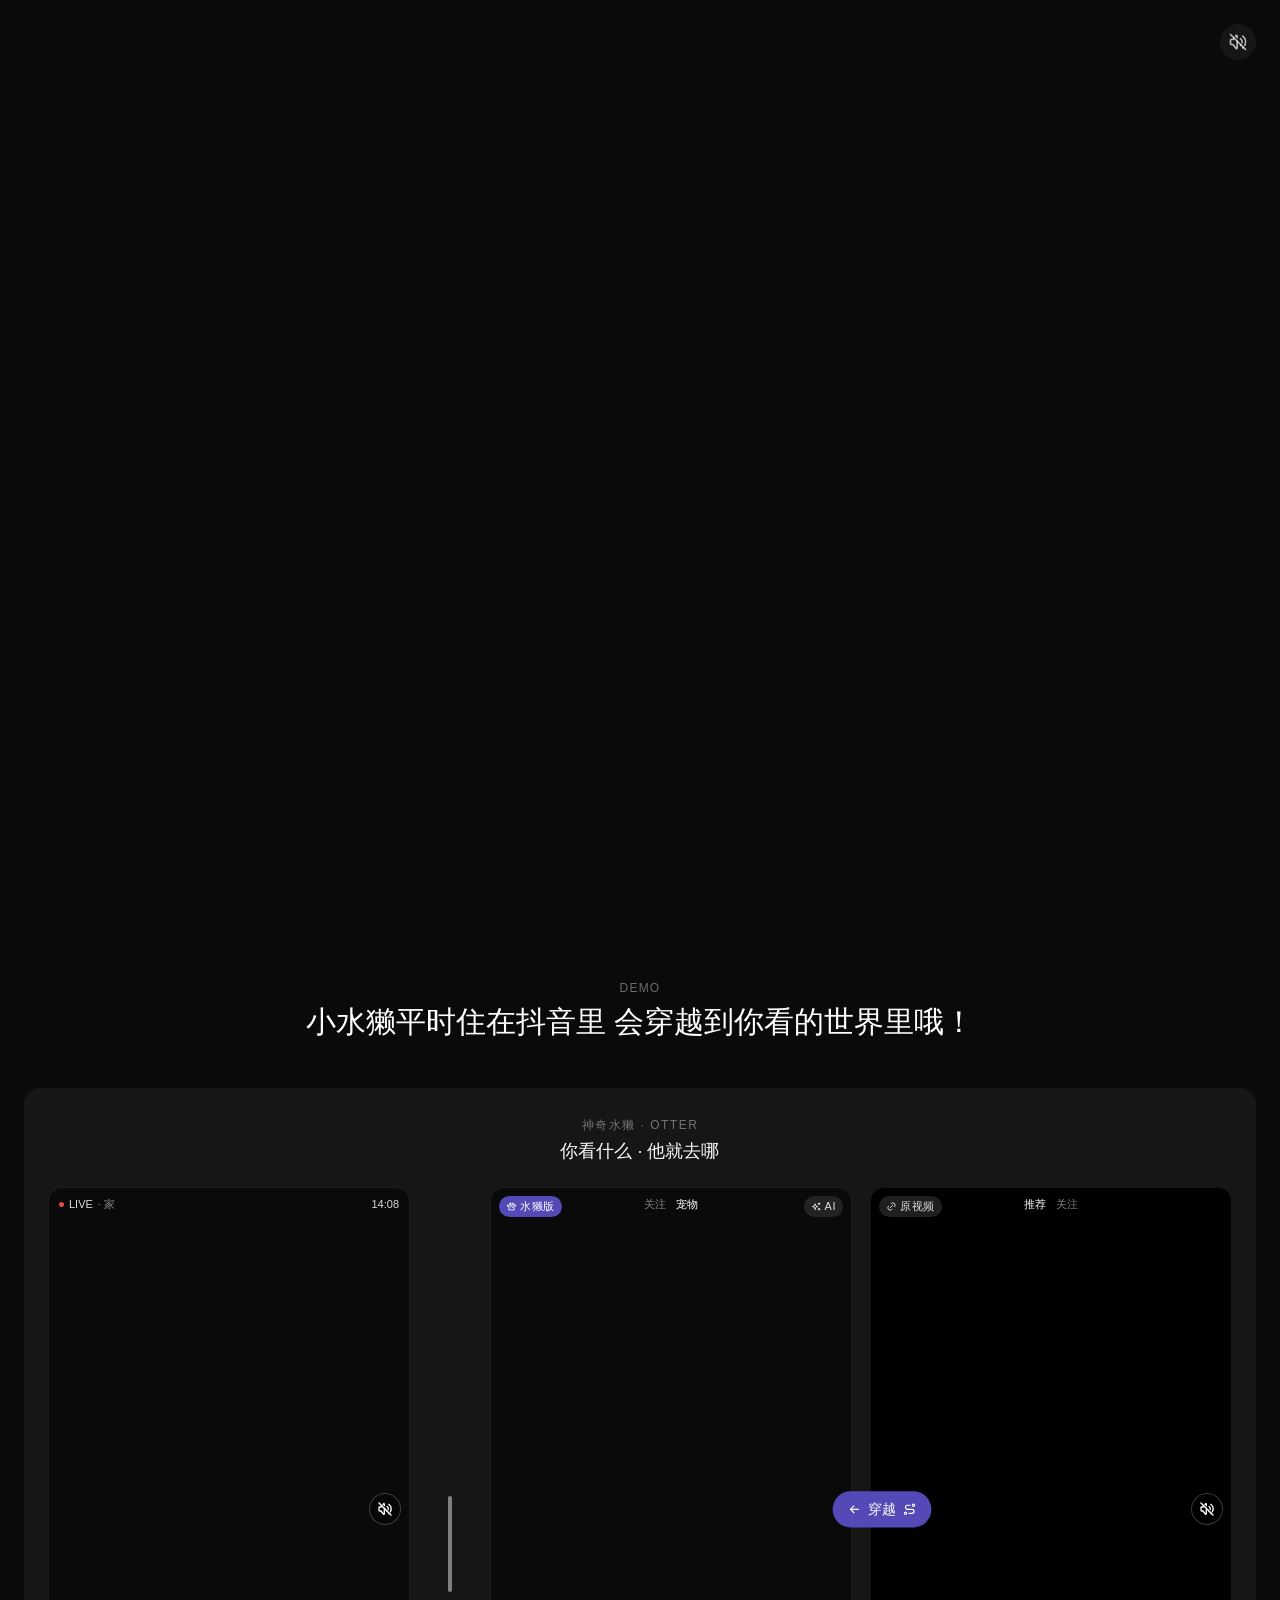
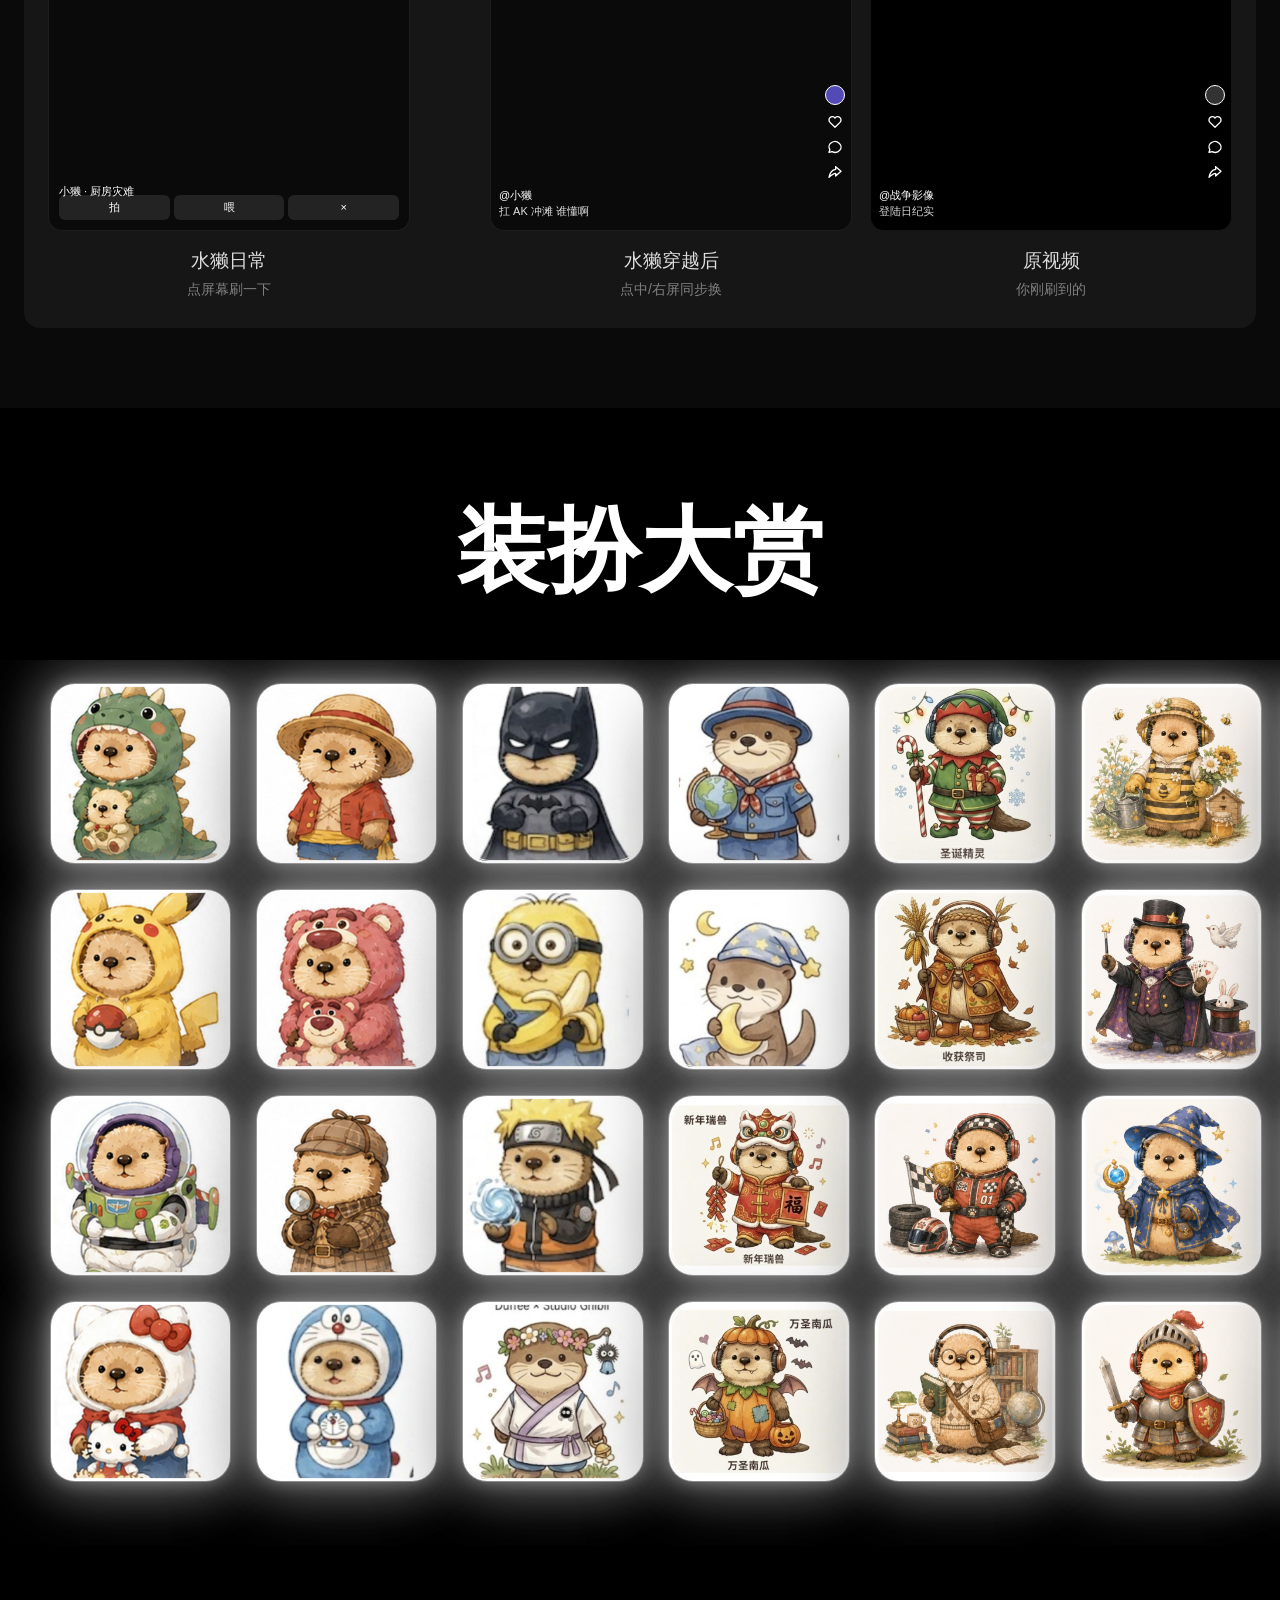
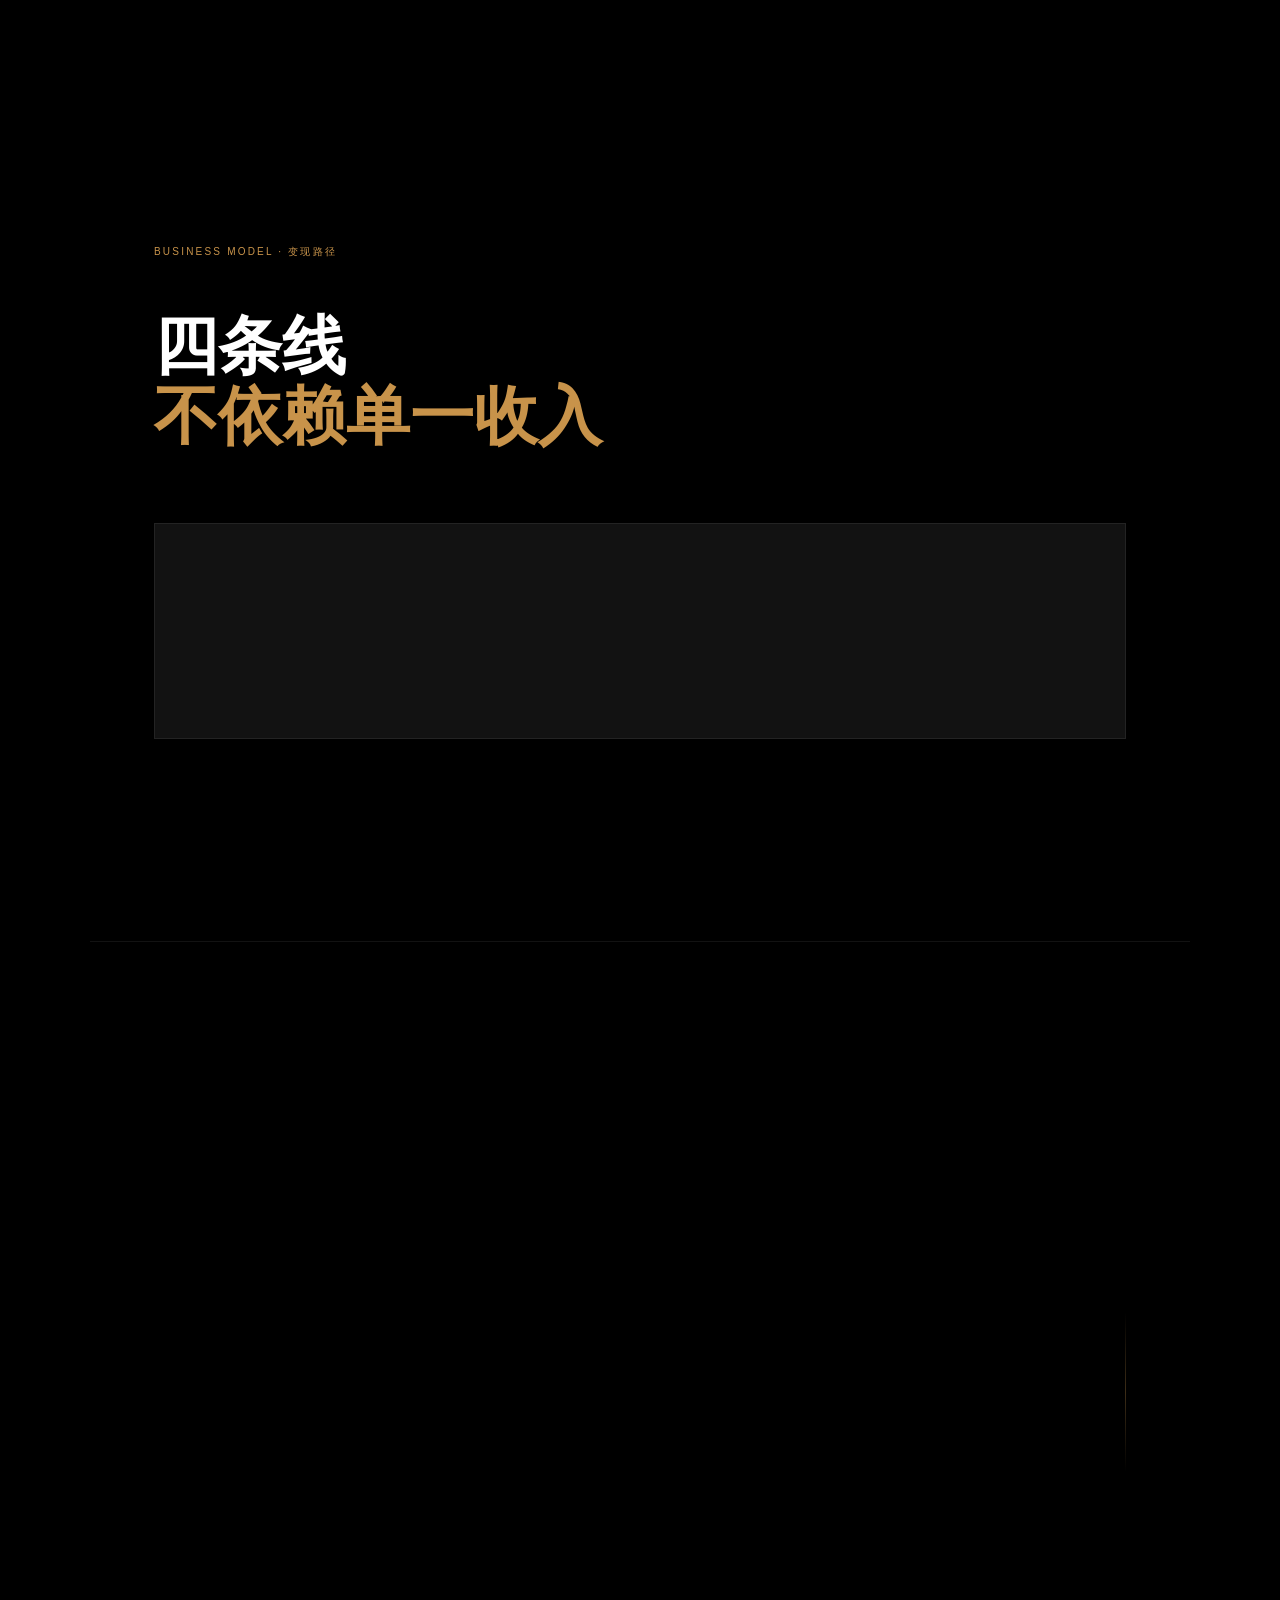
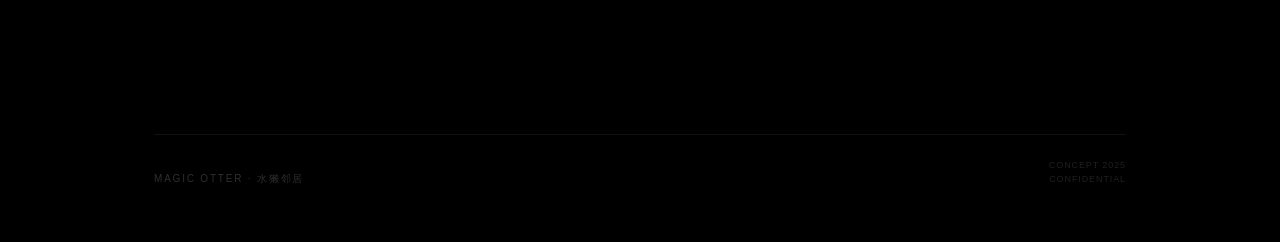
<file: index.html>
<!DOCTYPE html><html lang="zh-CN"><head><meta charSet="utf-8"/><meta name="viewport" content="width=device-width, initial-scale=1"/><link rel="preload" as="image" href="/skins-1/1.1.jpg"/><link rel="preload" as="image" href="/skins-1/1.2.jpg"/><link rel="preload" as="image" href="/skins-1/1.3.jpg"/><link rel="preload" as="image" href="/skins-1/1.4.jpg"/><link rel="preload" as="image" href="/skins-1/1.5.jpg"/><link rel="preload" as="image" href="/skins-1/1.6.jpg"/><link rel="preload" as="image" href="/skins-1/1.7.jpg"/><link rel="preload" as="image" href="/skins-1/1.8.jpg"/><link rel="preload" as="image" href="/skins-1/1.9.jpg"/><link rel="preload" as="image" href="/skins-1/1.10.jpg"/><link rel="stylesheet" href="/_next/static/css/10c3b42fad8341af.css" data-precedence="next"/><link rel="stylesheet" href="/_next/static/css/8fa05e95520eb36f.css" data-precedence="next"/><link rel="preload" as="script" fetchPriority="low" href="/_next/static/chunks/webpack-c4b1d4ffadb92062.js"/><script src="/_next/static/chunks/fd9d1056-492374e25eee495c.js" async=""></script><script src="/_next/static/chunks/117-b94bffe53a843ac6.js" async=""></script><script src="/_next/static/chunks/main-app-1e197b73e956303e.js" async=""></script><script src="/_next/static/chunks/c15bf2b0-7971b3d333b0cf68.js" async=""></script><script src="/_next/static/chunks/57-78698b8066c2ad6c.js" async=""></script><script src="/_next/static/chunks/app/page-8bf1e95bbaf784f9.js" async=""></script><link rel="preload" as="image" href="/skins-1/1.11.jpg"/><link rel="preload" as="image" href="/skins-1/1.12.jpg"/><link rel="preload" as="image" href="/skins-1/1.13.jpg"/><link rel="preload" as="image" href="/skins-1/1.14.jpg"/><link rel="preload" as="image" href="/skins/2.1.jpg"/><link rel="preload" as="image" href="/skins/2.2.jpg"/><link rel="preload" as="image" href="/skins/2.3.jpg"/><link rel="preload" as="image" href="/skins/2.4.jpg"/><link rel="preload" as="image" href="/skins/2.5.jpg"/><link rel="preload" as="image" href="/skins/2.6.jpg"/><link rel="preload" as="image" href="/skins/2.7.jpg"/><link rel="preload" as="image" href="/skins/2.8.jpg"/><link rel="preload" as="image" href="/skins-3/3.1.png"/><link rel="preload" as="image" href="/skins-3/3.2.png"/><link rel="preload" as="image" href="/skins-3/3.3.png"/><link rel="preload" as="image" href="/skins-3/3.4.png"/><link rel="preload" as="image" href="/skins-3/3.5.png"/><link rel="preload" as="image" href="/skins-3/3.6.png"/><link rel="preload" as="image" href="/skins-3/3.7.png"/><link rel="preload" as="image" href="/skins-3/3.8.png"/><link rel="preload" as="image" href="/skins-4/4.1.png"/><link rel="preload" as="image" href="/skins-4/4.2.png"/><link rel="preload" as="image" href="/skins-4/4.3.png"/><link rel="preload" as="image" href="/skins-4/4.4.png"/><link rel="preload" as="image" href="/skins-4/4.5.png"/><link rel="preload" as="image" href="/skins-4/4.6.png"/><link rel="preload" as="image" href="/skins-4/4.7.png"/><link rel="preload" as="image" href="/skins-4/4.8.png"/><meta name="theme-color" content="#0A0A0A"/><title>神奇水獭 · Otter</title><meta name="description" content="一只生活在抖音里的神奇水獭——你看什么,他就去哪。"/><script src="/_next/static/chunks/polyfills-42372ed130431b0a.js" noModule=""></script></head><body class="font-sans bg-bg-primary text-text-primary"><main><section class="hero relative h-screen overflow-hidden bg-bg-primary"><video class="absolute inset-0 w-full h-full object-cover" src="/hero.mp4" autoPlay="" muted="" playsInline="" preload="auto"></video><div class="text-layer absolute inset-0 flex flex-col items-center justify-center pointer-events-none px-6"><h1 class="slogan" aria-label="嗨 · 我叫神奇水獭"><span class="char inline-block" style="opacity:0;white-space:normal">嗨</span><span class="char inline-block" style="opacity:0;white-space:pre"> </span><span class="char inline-block" style="opacity:0;white-space:normal">·</span><span class="char inline-block" style="opacity:0;white-space:pre"> </span><span class="char inline-block" style="opacity:0;white-space:normal">我</span><span class="char inline-block" style="opacity:0;white-space:normal">叫</span><span class="char inline-block" style="opacity:0;white-space:normal">神</span><span class="char inline-block" style="opacity:0;white-space:normal">奇</span><span class="char inline-block" style="opacity:0;white-space:normal">水</span><span class="char inline-block" style="opacity:0;white-space:normal">獭</span></h1><p class="intro" style="opacity:0">我是你的水獭搭子 · 住在你的抖音里</p><p class="intro" style="opacity:0">你刷视频时 · 我就会出现在那条里</p><div class="scroll-hint" style="opacity:0">↓ scroll</div></div><button aria-label="播放声音" class="audio-toggle absolute top-6 right-6 z-10 grid place-items-center w-9 h-9 rounded-full bg-white/5 hover:bg-white/10 text-white/70 hover:text-white transition-colors"><svg xmlns="http://www.w3.org/2000/svg" width="20" height="20" viewBox="0 0 24 24" fill="none" stroke="currentColor" stroke-width="2" stroke-linecap="round" stroke-linejoin="round" class="tabler-icon tabler-icon-volume-off "><path d="M15 8a5 5 0 0 1 1.912 4.934m-1.377 2.602a5 5 0 0 1 -.535 .464"></path><path d="M17.7 5a9 9 0 0 1 2.362 11.086m-1.676 2.299a9 9 0 0 1 -.686 .615"></path><path d="M9.069 5.054l.431 -.554a.8 .8 0 0 1 1.5 .5v2m0 4v8a.8 .8 0 0 1 -1.5 .5l-3.5 -4.5h-2a1 1 0 0 1 -1 -1v-4a1 1 0 0 1 1 -1h2l1.294 -1.664"></path><path d="M3 3l18 18"></path></svg></button></section><section class="demo-section py-20 px-4 md:px-6 bg-[#0A0A0A]"><header class="text-center mb-12"><p class="text-xs tracking-widest text-white/40 mb-2">DEMO</p><h2 class="text-2xl md:text-3xl font-medium text-white">小水獭平时住在抖音里 会穿越到你看的世界里哦！</h2></header><div class="w-full max-w-[1440px] mx-auto"><div class="otter-stage"><header style="text-align:center;margin-bottom:22px"><p style="font-size:12px;color:rgba(255,255,255,0.4);letter-spacing:1.5px;margin:0 0 4px">神奇水獭 · OTTER</p><p style="font-size:18px;color:#fafafa;font-weight:500;margin:0">你看什么 · 他就去哪</p></header><div class="otter-grid"><div class="otter-group otter-group-daily"><div class="otter-col-daily"><div class="otter-phone"><video src="/daily/noodle.mp4" autoPlay="" muted="" playsInline="" preload="auto" style="position:absolute;inset:0;width:100%;height:100%;object-fit:cover"></video><button type="button" aria-label="开启日常声音" style="position:absolute;right:8px;top:50%;transform:translateY(-50%);z-index:6;display:grid;place-items:center;width:32px;height:32px;border-radius:50%;background:rgba(0,0,0,0.4);border:0.5px solid rgba(255,255,255,0.22);color:#fff;cursor:pointer;padding:0"><svg xmlns="http://www.w3.org/2000/svg" width="16" height="16" viewBox="0 0 24 24" fill="none" stroke="currentColor" stroke-width="2" stroke-linecap="round" stroke-linejoin="round" class="tabler-icon tabler-icon-volume-off "><path d="M15 8a5 5 0 0 1 1.912 4.934m-1.377 2.602a5 5 0 0 1 -.535 .464"></path><path d="M17.7 5a9 9 0 0 1 2.362 11.086m-1.676 2.299a9 9 0 0 1 -.686 .615"></path><path d="M9.069 5.054l.431 -.554a.8 .8 0 0 1 1.5 .5v2m0 4v8a.8 .8 0 0 1 -1.5 .5l-3.5 -4.5h-2a1 1 0 0 1 -1 -1v-4a1 1 0 0 1 1 -1h2l1.294 -1.664"></path><path d="M3 3l18 18"></path></svg></button><div style="position:absolute;top:8px;left:10px;right:10px;display:flex;justify-content:space-between;color:rgba(255,255,255,0.85);font-size:11px;font-family:var(--font-mono), monospace"><div style="display:flex;align-items:center;gap:5px"><span style="width:5px;height:5px;border-radius:50%;background:#E24B4A"></span><span>LIVE</span><span style="color:rgba(255,255,255,0.5)">· <!-- -->家</span></div><span>14:08</span></div><div style="position:absolute;left:10px;right:10px;bottom:30px;color:#fff;font-size:11px">小獭 · 厨房灾难</div><div style="position:absolute;left:10px;right:10px;bottom:10px;display:flex;gap:4px"><span style="flex:1;background:rgba(255,255,255,0.1);color:#fff;padding:4px;border-radius:6px;text-align:center;font-size:11px">拍</span><span style="flex:1;background:rgba(255,255,255,0.1);color:#fff;padding:4px;border-radius:6px;text-align:center;font-size:11px">喂</span><span style="flex:1;background:rgba(255,255,255,0.1);color:#fff;padding:4px;border-radius:6px;text-align:center;font-size:11px">×</span></div></div><p class="otter-cap">水獭日常</p><p class="otter-hint">点屏幕刷一下</p></div></div><div class="otter-divider" aria-hidden="true"></div><div class="otter-group otter-group-cross"><div class="otter-col-otter"><div style="position:relative"><div class="otter-phone"><video src="/crossover/normandy_otter.mp4" autoPlay="" muted="" loop="" playsInline="" preload="auto" style="position:absolute;inset:0;width:100%;height:100%;object-fit:cover"></video><div style="position:absolute;top:8px;left:0;right:0;display:flex;justify-content:center;gap:10px;color:rgba(255,255,255,0.5);font-size:11px"><span>关注</span><span style="color:#fff;font-weight:500">宠物</span></div><div style="position:absolute;display:inline-flex;align-items:center;gap:3px;padding:2px 7px;border-radius:99px;font-size:11px;letter-spacing:0.5px;top:8px;left:8px;background:#534AB7;color:#fff"><svg xmlns="http://www.w3.org/2000/svg" width="11" height="11" viewBox="0 0 24 24" fill="none" stroke="currentColor" stroke-width="2" stroke-linecap="round" stroke-linejoin="round" class="tabler-icon tabler-icon-paw "><path d="M14.7 13.5c-1.1 -2 -1.441 -2.5 -2.7 -2.5c-1.259 0 -1.736 .755 -2.836 2.747c-.942 1.703 -2.846 1.845 -3.321 3.291c-.097 .265 -.145 .677 -.143 .962c0 1.176 .787 2 1.8 2c1.259 0 3 -1 4.5 -1s3.241 1 4.5 1c1.013 0 1.8 -.823 1.8 -2c0 -.285 -.049 -.697 -.146 -.962c-.475 -1.451 -2.512 -1.835 -3.454 -3.538"></path><path d="M20.188 8.082a1.039 1.039 0 0 0 -.406 -.082h-.015c-.735 .012 -1.56 .75 -1.993 1.866c-.519 1.335 -.28 2.7 .538 3.052c.129 .055 .267 .082 .406 .082c.739 0 1.575 -.742 2.011 -1.866c.516 -1.335 .273 -2.7 -.54 -3.052l-.001 0"></path><path d="M9.474 9c.055 0 .109 0 .163 -.011c.944 -.128 1.533 -1.346 1.32 -2.722c-.203 -1.297 -1.047 -2.267 -1.932 -2.267c-.055 0 -.109 0 -.163 .011c-.944 .128 -1.533 1.346 -1.32 2.722c.204 1.293 1.048 2.267 1.933 2.267"></path><path d="M16.456 6.733c.214 -1.376 -.375 -2.594 -1.32 -2.722a1.164 1.164 0 0 0 -.162 -.011c-.885 0 -1.728 .97 -1.93 2.267c-.214 1.376 .375 2.594 1.32 2.722c.054 .007 .108 .011 .162 .011c.885 0 1.73 -.974 1.93 -2.267"></path><path d="M5.69 12.918c.816 -.352 1.054 -1.719 .536 -3.052c-.436 -1.124 -1.271 -1.866 -2.009 -1.866c-.14 0 -.277 .027 -.407 .082c-.816 .352 -1.054 1.719 -.536 3.052c.436 1.124 1.271 1.866 2.009 1.866c.14 0 .277 -.027 .407 -.082"></path></svg>水獭版</div><div style="position:absolute;display:inline-flex;align-items:center;gap:3px;padding:2px 7px;border-radius:99px;font-size:11px;letter-spacing:0.5px;top:8px;right:8px;background:rgba(255,255,255,0.1);color:rgba(255,255,255,0.85)"><svg xmlns="http://www.w3.org/2000/svg" width="11" height="11" viewBox="0 0 24 24" fill="none" stroke="currentColor" stroke-width="2" stroke-linecap="round" stroke-linejoin="round" class="tabler-icon tabler-icon-sparkles "><path d="M16 18a2 2 0 0 1 2 2a2 2 0 0 1 2 -2a2 2 0 0 1 -2 -2a2 2 0 0 1 -2 2m0 -12a2 2 0 0 1 2 2a2 2 0 0 1 2 -2a2 2 0 0 1 -2 -2a2 2 0 0 1 -2 2m-7 12a6 6 0 0 1 6 -6a6 6 0 0 1 -6 -6a6 6 0 0 1 -6 6a6 6 0 0 1 6 6"></path></svg>AI</div><div style="position:absolute;right:6px;bottom:50px;display:flex;flex-direction:column;align-items:center;gap:9px;color:#fff"><div style="width:20px;height:20px;border-radius:50%;background:#534AB7;border:1.5px solid #fff"></div><svg xmlns="http://www.w3.org/2000/svg" width="16" height="16" viewBox="0 0 24 24" fill="none" stroke="currentColor" stroke-width="2" stroke-linecap="round" stroke-linejoin="round" class="tabler-icon tabler-icon-heart "><path d="M19.5 12.572l-7.5 7.428l-7.5 -7.428a5 5 0 1 1 7.5 -6.566a5 5 0 1 1 7.5 6.572"></path></svg><svg xmlns="http://www.w3.org/2000/svg" width="16" height="16" viewBox="0 0 24 24" fill="none" stroke="currentColor" stroke-width="2" stroke-linecap="round" stroke-linejoin="round" class="tabler-icon tabler-icon-message-circle "><path d="M3 20l1.3 -3.9c-2.324 -3.437 -1.426 -7.872 2.1 -10.374c3.526 -2.501 8.59 -2.296 11.845 .48c3.255 2.777 3.695 7.266 1.029 10.501c-2.666 3.235 -7.615 4.215 -11.574 2.293l-4.7 1"></path></svg><svg xmlns="http://www.w3.org/2000/svg" width="16" height="16" viewBox="0 0 24 24" fill="none" stroke="currentColor" stroke-width="2" stroke-linecap="round" stroke-linejoin="round" class="tabler-icon tabler-icon-share-3 "><path d="M13 4v4c-6.575 1.028 -9.02 6.788 -10 12c-.037 .206 5.384 -5.962 10 -6v4l8 -7l-8 -7"></path></svg></div><div style="position:absolute;left:8px;right:34px;bottom:10px;color:#fff;font-size:11px"><p style="margin:0;font-weight:500">@小獭</p><p style="margin:0;color:rgba(255,255,255,0.88)">扛 AK 冲滩 谁懂啊</p></div></div><div class="cross-pill"><svg xmlns="http://www.w3.org/2000/svg" width="11" height="11" viewBox="0 0 24 24" fill="none" stroke="currentColor" stroke-width="2" stroke-linecap="round" stroke-linejoin="round" class="tabler-icon tabler-icon-arrow-left "><path d="M5 12l14 0"></path><path d="M5 12l6 6"></path><path d="M5 12l6 -6"></path></svg><span>穿越</span><svg xmlns="http://www.w3.org/2000/svg" width="11" height="11" viewBox="0 0 24 24" fill="none" stroke="currentColor" stroke-width="2" stroke-linecap="round" stroke-linejoin="round" class="tabler-icon tabler-icon-route "><path d="M3 19a2 2 0 1 0 4 0a2 2 0 0 0 -4 0"></path><path d="M19 7a2 2 0 1 0 0 -4a2 2 0 0 0 0 4"></path><path d="M11 19h5.5a3.5 3.5 0 0 0 0 -7h-8a3.5 3.5 0 0 1 0 -7h4.5"></path></svg></div></div><p class="otter-cap">水獭穿越后</p><p class="otter-hint">点中/右屏同步换</p></div><div class="otter-col-orig"><div class="otter-phone" style="background:#000"><video src="/crossover/normandy_orig.mp4" autoPlay="" muted="" loop="" playsInline="" preload="auto" style="position:absolute;inset:0;width:100%;height:100%;object-fit:cover"></video><button type="button" aria-label="开启原视频声音" style="position:absolute;right:8px;top:50%;transform:translateY(-50%);z-index:6;display:grid;place-items:center;width:32px;height:32px;border-radius:50%;background:rgba(0,0,0,0.4);border:0.5px solid rgba(255,255,255,0.22);color:#fff;cursor:pointer;padding:0"><svg xmlns="http://www.w3.org/2000/svg" width="16" height="16" viewBox="0 0 24 24" fill="none" stroke="currentColor" stroke-width="2" stroke-linecap="round" stroke-linejoin="round" class="tabler-icon tabler-icon-volume-off "><path d="M15 8a5 5 0 0 1 1.912 4.934m-1.377 2.602a5 5 0 0 1 -.535 .464"></path><path d="M17.7 5a9 9 0 0 1 2.362 11.086m-1.676 2.299a9 9 0 0 1 -.686 .615"></path><path d="M9.069 5.054l.431 -.554a.8 .8 0 0 1 1.5 .5v2m0 4v8a.8 .8 0 0 1 -1.5 .5l-3.5 -4.5h-2a1 1 0 0 1 -1 -1v-4a1 1 0 0 1 1 -1h2l1.294 -1.664"></path><path d="M3 3l18 18"></path></svg></button><div style="position:absolute;top:8px;left:0;right:0;display:flex;justify-content:center;gap:10px;color:rgba(255,255,255,0.5);font-size:11px"><span style="color:#fff;font-weight:500">推荐</span><span>关注</span></div><div style="position:absolute;display:inline-flex;align-items:center;gap:3px;padding:2px 7px;border-radius:99px;font-size:11px;letter-spacing:0.5px;top:8px;left:8px;background:rgba(255,255,255,0.12);color:rgba(255,255,255,0.85)"><svg xmlns="http://www.w3.org/2000/svg" width="11" height="11" viewBox="0 0 24 24" fill="none" stroke="currentColor" stroke-width="2" stroke-linecap="round" stroke-linejoin="round" class="tabler-icon tabler-icon-link "><path d="M9 15l6 -6"></path><path d="M11 6l.463 -.536a5 5 0 0 1 7.071 7.072l-.534 .464"></path><path d="M13 18l-.397 .534a5.068 5.068 0 0 1 -7.127 0a4.972 4.972 0 0 1 0 -7.071l.524 -.463"></path></svg>原视频</div><div style="position:absolute;right:6px;bottom:50px;display:flex;flex-direction:column;align-items:center;gap:9px;color:#fff"><div style="width:20px;height:20px;border-radius:50%;background:rgba(255,255,255,0.2);border:1.5px solid #fff"></div><svg xmlns="http://www.w3.org/2000/svg" width="16" height="16" viewBox="0 0 24 24" fill="none" stroke="currentColor" stroke-width="2" stroke-linecap="round" stroke-linejoin="round" class="tabler-icon tabler-icon-heart "><path d="M19.5 12.572l-7.5 7.428l-7.5 -7.428a5 5 0 1 1 7.5 -6.566a5 5 0 1 1 7.5 6.572"></path></svg><svg xmlns="http://www.w3.org/2000/svg" width="16" height="16" viewBox="0 0 24 24" fill="none" stroke="currentColor" stroke-width="2" stroke-linecap="round" stroke-linejoin="round" class="tabler-icon tabler-icon-message-circle "><path d="M3 20l1.3 -3.9c-2.324 -3.437 -1.426 -7.872 2.1 -10.374c3.526 -2.501 8.59 -2.296 11.845 .48c3.255 2.777 3.695 7.266 1.029 10.501c-2.666 3.235 -7.615 4.215 -11.574 2.293l-4.7 1"></path></svg><svg xmlns="http://www.w3.org/2000/svg" width="16" height="16" viewBox="0 0 24 24" fill="none" stroke="currentColor" stroke-width="2" stroke-linecap="round" stroke-linejoin="round" class="tabler-icon tabler-icon-share-3 "><path d="M13 4v4c-6.575 1.028 -9.02 6.788 -10 12c-.037 .206 5.384 -5.962 10 -6v4l8 -7l-8 -7"></path></svg></div><div style="position:absolute;left:8px;right:34px;bottom:10px;color:#fff;font-size:11px"><p style="margin:0;font-weight:500">@战争影像</p><p style="margin:0;color:rgba(255,255,255,0.85)">登陆日纪实</p></div></div><p class="otter-cap">原视频</p><p class="otter-hint">你刚刷到的</p></div></div></div></div></div></section><section class="bg-black py-16 md:py-24"><h2 class="mb-10 text-center font-serif text-5xl font-black leading-none text-white md:mb-16 md:text-[92px]">装扮大赏</h2><section class="skins-stage" aria-label="神奇水獭换装轮播"><div class="skins-track"><button class="skins-card" type="button" aria-pressed="false" aria-label="暂停并查看 Skin 01"><img src="/skins-1/1.1.jpg" alt="Skin 01"/></button><button class="skins-card" type="button" aria-pressed="false" aria-label="暂停并查看 Skin 02"><img src="/skins-1/1.2.jpg" alt="Skin 02"/></button><button class="skins-card" type="button" aria-pressed="false" aria-label="暂停并查看 Skin 03"><img src="/skins-1/1.3.jpg" alt="Skin 03"/></button><button class="skins-card" type="button" aria-pressed="false" aria-label="暂停并查看 Skin 04"><img src="/skins-1/1.4.jpg" alt="Skin 04"/></button><button class="skins-card" type="button" aria-pressed="false" aria-label="暂停并查看 Skin 05"><img src="/skins-1/1.5.jpg" alt="Skin 05"/></button><button class="skins-card" type="button" aria-pressed="false" aria-label="暂停并查看 Skin 06"><img src="/skins-1/1.6.jpg" alt="Skin 06"/></button><button class="skins-card" type="button" aria-pressed="false" aria-label="暂停并查看 Skin 07"><img src="/skins-1/1.7.jpg" alt="Skin 07"/></button><button class="skins-card" type="button" aria-pressed="false" aria-label="暂停并查看 Skin 08"><img src="/skins-1/1.8.jpg" alt="Skin 08"/></button><button class="skins-card" type="button" aria-pressed="false" aria-label="暂停并查看 Skin 09"><img src="/skins-1/1.9.jpg" alt="Skin 09"/></button><button class="skins-card" type="button" aria-pressed="false" aria-label="暂停并查看 Skin 10"><img src="/skins-1/1.10.jpg" alt="Skin 10"/></button><button class="skins-card" type="button" aria-pressed="false" aria-label="暂停并查看 Skin 11"><img src="/skins-1/1.11.jpg" alt="Skin 11"/></button><button class="skins-card" type="button" aria-pressed="false" aria-label="暂停并查看 Skin 12"><img src="/skins-1/1.12.jpg" alt="Skin 12"/></button><button class="skins-card" type="button" aria-pressed="false" aria-label="暂停并查看 Skin 13"><img src="/skins-1/1.13.jpg" alt="Skin 13"/></button><button class="skins-card" type="button" aria-pressed="false" aria-label="暂停并查看 Skin 14"><img src="/skins-1/1.14.jpg" alt="Skin 14"/></button><button class="skins-card" type="button" aria-pressed="false" aria-label="暂停并查看 Skin 01"><img src="/skins/2.1.jpg" alt="Skin 01"/></button><button class="skins-card" type="button" aria-pressed="false" aria-label="暂停并查看 Skin 02"><img src="/skins/2.2.jpg" alt="Skin 02"/></button><button class="skins-card" type="button" aria-pressed="false" aria-label="暂停并查看 Skin 03"><img src="/skins/2.3.jpg" alt="Skin 03"/></button><button class="skins-card" type="button" aria-pressed="false" aria-label="暂停并查看 Skin 04"><img src="/skins/2.4.jpg" alt="Skin 04"/></button><button class="skins-card" type="button" aria-pressed="false" aria-label="暂停并查看 Skin 05"><img src="/skins/2.5.jpg" alt="Skin 05"/></button><button class="skins-card" type="button" aria-pressed="false" aria-label="暂停并查看 Skin 06"><img src="/skins/2.6.jpg" alt="Skin 06"/></button><button class="skins-card" type="button" aria-pressed="false" aria-label="暂停并查看 Skin 07"><img src="/skins/2.7.jpg" alt="Skin 07"/></button><button class="skins-card" type="button" aria-pressed="false" aria-label="暂停并查看 Skin 08"><img src="/skins/2.8.jpg" alt="Skin 08"/></button><button class="skins-card" type="button" aria-pressed="false" aria-label="暂停并查看 Skin 01"><img src="/skins-3/3.1.png" alt="Skin 01"/></button><button class="skins-card" type="button" aria-pressed="false" aria-label="暂停并查看 Skin 02"><img src="/skins-3/3.2.png" alt="Skin 02"/></button><button class="skins-card" type="button" aria-pressed="false" aria-label="暂停并查看 Skin 03"><img src="/skins-3/3.3.png" alt="Skin 03"/></button><button class="skins-card" type="button" aria-pressed="false" aria-label="暂停并查看 Skin 04"><img src="/skins-3/3.4.png" alt="Skin 04"/></button><button class="skins-card" type="button" aria-pressed="false" aria-label="暂停并查看 Skin 05"><img src="/skins-3/3.5.png" alt="Skin 05"/></button><button class="skins-card" type="button" aria-pressed="false" aria-label="暂停并查看 Skin 06"><img src="/skins-3/3.6.png" alt="Skin 06"/></button><button class="skins-card" type="button" aria-pressed="false" aria-label="暂停并查看 Skin 07"><img src="/skins-3/3.7.png" alt="Skin 07"/></button><button class="skins-card" type="button" aria-pressed="false" aria-label="暂停并查看 Skin 08"><img src="/skins-3/3.8.png" alt="Skin 08"/></button><button class="skins-card" type="button" aria-pressed="false" aria-label="暂停并查看 Skin 01"><img src="/skins-4/4.1.png" alt="Skin 01"/></button><button class="skins-card" type="button" aria-pressed="false" aria-label="暂停并查看 Skin 02"><img src="/skins-4/4.2.png" alt="Skin 02"/></button><button class="skins-card" type="button" aria-pressed="false" aria-label="暂停并查看 Skin 03"><img src="/skins-4/4.3.png" alt="Skin 03"/></button><button class="skins-card" type="button" aria-pressed="false" aria-label="暂停并查看 Skin 04"><img src="/skins-4/4.4.png" alt="Skin 04"/></button><button class="skins-card" type="button" aria-pressed="false" aria-label="暂停并查看 Skin 05"><img src="/skins-4/4.5.png" alt="Skin 05"/></button><button class="skins-card" type="button" aria-pressed="false" aria-label="暂停并查看 Skin 06"><img src="/skins-4/4.6.png" alt="Skin 06"/></button><button class="skins-card" type="button" aria-pressed="false" aria-label="暂停并查看 Skin 07"><img src="/skins-4/4.7.png" alt="Skin 07"/></button><button class="skins-card" type="button" aria-pressed="false" aria-label="暂停并查看 Skin 08"><img src="/skins-4/4.8.png" alt="Skin 08"/></button><button class="skins-card" type="button" aria-pressed="false" aria-label="暂停并查看 Skin 01"><img src="/skins-1/1.1.jpg" alt="Skin 01"/></button><button class="skins-card" type="button" aria-pressed="false" aria-label="暂停并查看 Skin 02"><img src="/skins-1/1.2.jpg" alt="Skin 02"/></button><button class="skins-card" type="button" aria-pressed="false" aria-label="暂停并查看 Skin 01"><img src="/skins-1/1.1.jpg" alt="Skin 01"/></button><button class="skins-card" type="button" aria-pressed="false" aria-label="暂停并查看 Skin 02"><img src="/skins-1/1.2.jpg" alt="Skin 02"/></button><button class="skins-card" type="button" aria-pressed="false" aria-label="暂停并查看 Skin 03"><img src="/skins-1/1.3.jpg" alt="Skin 03"/></button><button class="skins-card" type="button" aria-pressed="false" aria-label="暂停并查看 Skin 04"><img src="/skins-1/1.4.jpg" alt="Skin 04"/></button><button class="skins-card" type="button" aria-pressed="false" aria-label="暂停并查看 Skin 05"><img src="/skins-1/1.5.jpg" alt="Skin 05"/></button><button class="skins-card" type="button" aria-pressed="false" aria-label="暂停并查看 Skin 06"><img src="/skins-1/1.6.jpg" alt="Skin 06"/></button><button class="skins-card" type="button" aria-pressed="false" aria-label="暂停并查看 Skin 07"><img src="/skins-1/1.7.jpg" alt="Skin 07"/></button><button class="skins-card" type="button" aria-pressed="false" aria-label="暂停并查看 Skin 08"><img src="/skins-1/1.8.jpg" alt="Skin 08"/></button><button class="skins-card" type="button" aria-pressed="false" aria-label="暂停并查看 Skin 09"><img src="/skins-1/1.9.jpg" alt="Skin 09"/></button><button class="skins-card" type="button" aria-pressed="false" aria-label="暂停并查看 Skin 10"><img src="/skins-1/1.10.jpg" alt="Skin 10"/></button><button class="skins-card" type="button" aria-pressed="false" aria-label="暂停并查看 Skin 11"><img src="/skins-1/1.11.jpg" alt="Skin 11"/></button><button class="skins-card" type="button" aria-pressed="false" aria-label="暂停并查看 Skin 12"><img src="/skins-1/1.12.jpg" alt="Skin 12"/></button><button class="skins-card" type="button" aria-pressed="false" aria-label="暂停并查看 Skin 13"><img src="/skins-1/1.13.jpg" alt="Skin 13"/></button><button class="skins-card" type="button" aria-pressed="false" aria-label="暂停并查看 Skin 14"><img src="/skins-1/1.14.jpg" alt="Skin 14"/></button><button class="skins-card" type="button" aria-pressed="false" aria-label="暂停并查看 Skin 01"><img src="/skins/2.1.jpg" alt="Skin 01"/></button><button class="skins-card" type="button" aria-pressed="false" aria-label="暂停并查看 Skin 02"><img src="/skins/2.2.jpg" alt="Skin 02"/></button><button class="skins-card" type="button" aria-pressed="false" aria-label="暂停并查看 Skin 03"><img src="/skins/2.3.jpg" alt="Skin 03"/></button><button class="skins-card" type="button" aria-pressed="false" aria-label="暂停并查看 Skin 04"><img src="/skins/2.4.jpg" alt="Skin 04"/></button><button class="skins-card" type="button" aria-pressed="false" aria-label="暂停并查看 Skin 05"><img src="/skins/2.5.jpg" alt="Skin 05"/></button><button class="skins-card" type="button" aria-pressed="false" aria-label="暂停并查看 Skin 06"><img src="/skins/2.6.jpg" alt="Skin 06"/></button><button class="skins-card" type="button" aria-pressed="false" aria-label="暂停并查看 Skin 07"><img src="/skins/2.7.jpg" alt="Skin 07"/></button><button class="skins-card" type="button" aria-pressed="false" aria-label="暂停并查看 Skin 08"><img src="/skins/2.8.jpg" alt="Skin 08"/></button><button class="skins-card" type="button" aria-pressed="false" aria-label="暂停并查看 Skin 01"><img src="/skins-3/3.1.png" alt="Skin 01"/></button><button class="skins-card" type="button" aria-pressed="false" aria-label="暂停并查看 Skin 02"><img src="/skins-3/3.2.png" alt="Skin 02"/></button><button class="skins-card" type="button" aria-pressed="false" aria-label="暂停并查看 Skin 03"><img src="/skins-3/3.3.png" alt="Skin 03"/></button><button class="skins-card" type="button" aria-pressed="false" aria-label="暂停并查看 Skin 04"><img src="/skins-3/3.4.png" alt="Skin 04"/></button><button class="skins-card" type="button" aria-pressed="false" aria-label="暂停并查看 Skin 05"><img src="/skins-3/3.5.png" alt="Skin 05"/></button><button class="skins-card" type="button" aria-pressed="false" aria-label="暂停并查看 Skin 06"><img src="/skins-3/3.6.png" alt="Skin 06"/></button><button class="skins-card" type="button" aria-pressed="false" aria-label="暂停并查看 Skin 07"><img src="/skins-3/3.7.png" alt="Skin 07"/></button><button class="skins-card" type="button" aria-pressed="false" aria-label="暂停并查看 Skin 08"><img src="/skins-3/3.8.png" alt="Skin 08"/></button><button class="skins-card" type="button" aria-pressed="false" aria-label="暂停并查看 Skin 01"><img src="/skins-4/4.1.png" alt="Skin 01"/></button><button class="skins-card" type="button" aria-pressed="false" aria-label="暂停并查看 Skin 02"><img src="/skins-4/4.2.png" alt="Skin 02"/></button><button class="skins-card" type="button" aria-pressed="false" aria-label="暂停并查看 Skin 03"><img src="/skins-4/4.3.png" alt="Skin 03"/></button><button class="skins-card" type="button" aria-pressed="false" aria-label="暂停并查看 Skin 04"><img src="/skins-4/4.4.png" alt="Skin 04"/></button><button class="skins-card" type="button" aria-pressed="false" aria-label="暂停并查看 Skin 05"><img src="/skins-4/4.5.png" alt="Skin 05"/></button><button class="skins-card" type="button" aria-pressed="false" aria-label="暂停并查看 Skin 06"><img src="/skins-4/4.6.png" alt="Skin 06"/></button><button class="skins-card" type="button" aria-pressed="false" aria-label="暂停并查看 Skin 07"><img src="/skins-4/4.7.png" alt="Skin 07"/></button><button class="skins-card" type="button" aria-pressed="false" aria-label="暂停并查看 Skin 08"><img src="/skins-4/4.8.png" alt="Skin 08"/></button><button class="skins-card" type="button" aria-pressed="false" aria-label="暂停并查看 Skin 01"><img src="/skins-1/1.1.jpg" alt="Skin 01"/></button><button class="skins-card" type="button" aria-pressed="false" aria-label="暂停并查看 Skin 02"><img src="/skins-1/1.2.jpg" alt="Skin 02"/></button><button class="skins-card" type="button" aria-pressed="false" aria-label="暂停并查看 Skin 01"><img src="/skins-1/1.1.jpg" alt="Skin 01"/></button><button class="skins-card" type="button" aria-pressed="false" aria-label="暂停并查看 Skin 02"><img src="/skins-1/1.2.jpg" alt="Skin 02"/></button><button class="skins-card" type="button" aria-pressed="false" aria-label="暂停并查看 Skin 03"><img src="/skins-1/1.3.jpg" alt="Skin 03"/></button><button class="skins-card" type="button" aria-pressed="false" aria-label="暂停并查看 Skin 04"><img src="/skins-1/1.4.jpg" alt="Skin 04"/></button><button class="skins-card" type="button" aria-pressed="false" aria-label="暂停并查看 Skin 05"><img src="/skins-1/1.5.jpg" alt="Skin 05"/></button><button class="skins-card" type="button" aria-pressed="false" aria-label="暂停并查看 Skin 06"><img src="/skins-1/1.6.jpg" alt="Skin 06"/></button><button class="skins-card" type="button" aria-pressed="false" aria-label="暂停并查看 Skin 07"><img src="/skins-1/1.7.jpg" alt="Skin 07"/></button><button class="skins-card" type="button" aria-pressed="false" aria-label="暂停并查看 Skin 08"><img src="/skins-1/1.8.jpg" alt="Skin 08"/></button><button class="skins-card" type="button" aria-pressed="false" aria-label="暂停并查看 Skin 09"><img src="/skins-1/1.9.jpg" alt="Skin 09"/></button><button class="skins-card" type="button" aria-pressed="false" aria-label="暂停并查看 Skin 10"><img src="/skins-1/1.10.jpg" alt="Skin 10"/></button><button class="skins-card" type="button" aria-pressed="false" aria-label="暂停并查看 Skin 11"><img src="/skins-1/1.11.jpg" alt="Skin 11"/></button><button class="skins-card" type="button" aria-pressed="false" aria-label="暂停并查看 Skin 12"><img src="/skins-1/1.12.jpg" alt="Skin 12"/></button><button class="skins-card" type="button" aria-pressed="false" aria-label="暂停并查看 Skin 13"><img src="/skins-1/1.13.jpg" alt="Skin 13"/></button><button class="skins-card" type="button" aria-pressed="false" aria-label="暂停并查看 Skin 14"><img src="/skins-1/1.14.jpg" alt="Skin 14"/></button><button class="skins-card" type="button" aria-pressed="false" aria-label="暂停并查看 Skin 01"><img src="/skins/2.1.jpg" alt="Skin 01"/></button><button class="skins-card" type="button" aria-pressed="false" aria-label="暂停并查看 Skin 02"><img src="/skins/2.2.jpg" alt="Skin 02"/></button><button class="skins-card" type="button" aria-pressed="false" aria-label="暂停并查看 Skin 03"><img src="/skins/2.3.jpg" alt="Skin 03"/></button><button class="skins-card" type="button" aria-pressed="false" aria-label="暂停并查看 Skin 04"><img src="/skins/2.4.jpg" alt="Skin 04"/></button><button class="skins-card" type="button" aria-pressed="false" aria-label="暂停并查看 Skin 05"><img src="/skins/2.5.jpg" alt="Skin 05"/></button><button class="skins-card" type="button" aria-pressed="false" aria-label="暂停并查看 Skin 06"><img src="/skins/2.6.jpg" alt="Skin 06"/></button><button class="skins-card" type="button" aria-pressed="false" aria-label="暂停并查看 Skin 07"><img src="/skins/2.7.jpg" alt="Skin 07"/></button><button class="skins-card" type="button" aria-pressed="false" aria-label="暂停并查看 Skin 08"><img src="/skins/2.8.jpg" alt="Skin 08"/></button><button class="skins-card" type="button" aria-pressed="false" aria-label="暂停并查看 Skin 01"><img src="/skins-3/3.1.png" alt="Skin 01"/></button><button class="skins-card" type="button" aria-pressed="false" aria-label="暂停并查看 Skin 02"><img src="/skins-3/3.2.png" alt="Skin 02"/></button><button class="skins-card" type="button" aria-pressed="false" aria-label="暂停并查看 Skin 03"><img src="/skins-3/3.3.png" alt="Skin 03"/></button><button class="skins-card" type="button" aria-pressed="false" aria-label="暂停并查看 Skin 04"><img src="/skins-3/3.4.png" alt="Skin 04"/></button><button class="skins-card" type="button" aria-pressed="false" aria-label="暂停并查看 Skin 05"><img src="/skins-3/3.5.png" alt="Skin 05"/></button><button class="skins-card" type="button" aria-pressed="false" aria-label="暂停并查看 Skin 06"><img src="/skins-3/3.6.png" alt="Skin 06"/></button><button class="skins-card" type="button" aria-pressed="false" aria-label="暂停并查看 Skin 07"><img src="/skins-3/3.7.png" alt="Skin 07"/></button><button class="skins-card" type="button" aria-pressed="false" aria-label="暂停并查看 Skin 08"><img src="/skins-3/3.8.png" alt="Skin 08"/></button><button class="skins-card" type="button" aria-pressed="false" aria-label="暂停并查看 Skin 01"><img src="/skins-4/4.1.png" alt="Skin 01"/></button><button class="skins-card" type="button" aria-pressed="false" aria-label="暂停并查看 Skin 02"><img src="/skins-4/4.2.png" alt="Skin 02"/></button><button class="skins-card" type="button" aria-pressed="false" aria-label="暂停并查看 Skin 03"><img src="/skins-4/4.3.png" alt="Skin 03"/></button><button class="skins-card" type="button" aria-pressed="false" aria-label="暂停并查看 Skin 04"><img src="/skins-4/4.4.png" alt="Skin 04"/></button><button class="skins-card" type="button" aria-pressed="false" aria-label="暂停并查看 Skin 05"><img src="/skins-4/4.5.png" alt="Skin 05"/></button><button class="skins-card" type="button" aria-pressed="false" aria-label="暂停并查看 Skin 06"><img src="/skins-4/4.6.png" alt="Skin 06"/></button><button class="skins-card" type="button" aria-pressed="false" aria-label="暂停并查看 Skin 07"><img src="/skins-4/4.7.png" alt="Skin 07"/></button><button class="skins-card" type="button" aria-pressed="false" aria-label="暂停并查看 Skin 08"><img src="/skins-4/4.8.png" alt="Skin 08"/></button><button class="skins-card" type="button" aria-pressed="false" aria-label="暂停并查看 Skin 01"><img src="/skins-1/1.1.jpg" alt="Skin 01"/></button><button class="skins-card" type="button" aria-pressed="false" aria-label="暂停并查看 Skin 02"><img src="/skins-1/1.2.jpg" alt="Skin 02"/></button></div></section></section><section class="CommercialSection_chapter__IrbXF" aria-label="商业化路径"><div class="CommercialSection_panel__H99W3"><div class="CommercialSection_eyebrow__gG7xd">BUSINESS MODEL · 变现路径</div><h2 class="CommercialSection_headline__A1C8u">四条线<br/><em>不依赖单一收入</em></h2><div class="CommercialSection_grid__cKfOj"><article class="CommercialSection_card__9yEKR CommercialSection_reveal__gLZpf CommercialSection_delay1__OiFDh"><div class="CommercialSection_tag__wSZqR">01 · SKIN</div><h3>装扮付费</h3><p>穿越世界的服装皮肤。低客单高频次，参考 LINE 贴纸模式。</p></article><article class="CommercialSection_card__9yEKR CommercialSection_reveal__gLZpf CommercialSection_delay2__bQZOe"><div class="CommercialSection_tag__wSZqR">02 · SUB</div><h3>月订阅</h3><p>更高频出现、独家场景、A/B 剧情选择权。稳定现金流。</p></article><article class="CommercialSection_card__9yEKR CommercialSection_reveal__gLZpf CommercialSection_delay3__5JJZi"><div class="CommercialSection_tag__wSZqR">03 · IP</div><h3>品牌联名</h3><p>水獭穿越进品牌的世界。广告变成一次偶遇，不是插播。</p></article><article class="CommercialSection_card__9yEKR CommercialSection_reveal__gLZpf CommercialSection_delay4__5hmni"><div class="CommercialSection_tag__wSZqR">04 · B2B</div><h3>平台授权</h3><p>把这套逻辑打包给抖音、B站、微信。他们有流量，我们有技术。</p></article></div></div><div class="CommercialSection_rule__i6tb0"></div><div class="CommercialSection_panel__H99W3 CommercialSection_panelClose__WBVvM"><div class="CommercialSection_vline__CZy_K"></div><div class="CommercialSection_closing__DlVss CommercialSection_reveal__gLZpf">没有人在等<br/>一个需要打开的宠物。<br/><em>他们在等一次偶遇。</em></div><p class="CommercialSection_sub__qFvbB CommercialSection_reveal__gLZpf CommercialSection_delay2__bQZOe">宠物经济 <strong>6000亿</strong>，虚拟陪伴赛道拥挤——<br/>没有人做被动触达。这个位置现在是空的。</p><footer class="CommercialSection_bottom__r88bA"><div>MAGIC OTTER · 水獭邻居</div><div>CONCEPT 2025<br/>CONFIDENTIAL</div></footer></div></section></main><script src="/_next/static/chunks/webpack-c4b1d4ffadb92062.js" async=""></script><script>(self.__next_f=self.__next_f||[]).push([0]);self.__next_f.push([2,null])</script><script>self.__next_f.push([1,"1:HL[\"/_next/static/css/10c3b42fad8341af.css\",\"style\"]\n2:HL[\"/_next/static/css/8fa05e95520eb36f.css\",\"style\"]\n"])</script><script>self.__next_f.push([1,"3:I[2846,[],\"\"]\n5:I[9723,[\"922\",\"static/chunks/c15bf2b0-7971b3d333b0cf68.js\",\"57\",\"static/chunks/57-78698b8066c2ad6c.js\",\"931\",\"static/chunks/app/page-8bf1e95bbaf784f9.js\"],\"default\"]\n6:I[16,[\"922\",\"static/chunks/c15bf2b0-7971b3d333b0cf68.js\",\"57\",\"static/chunks/57-78698b8066c2ad6c.js\",\"931\",\"static/chunks/app/page-8bf1e95bbaf784f9.js\"],\"default\"]\n7:I[9897,[\"922\",\"static/chunks/c15bf2b0-7971b3d333b0cf68.js\",\"57\",\"static/chunks/57-78698b8066c2ad6c.js\",\"931\",\"static/chunks/app/page-8bf1e95bbaf784f9.js\"],\"default\"]\n8:I[3908,[\"922\",\"static/chunks/c15bf2b0-7971b3d333b0cf68.js\",\"57\",\"static/chunks/57-78698b8066c2ad6c.js\",\"931\",\"static/chunks/app/page-8bf1e95bbaf784f9.js\"],\"default\"]\n9:I[5696,[\"922\",\"static/chunks/c15bf2b0-7971b3d333b0cf68.js\",\"57\",\"static/chunks/57-78698b8066c2ad6c.js\",\"931\",\"static/chunks/app/page-8bf1e95bbaf784f9.js\"],\"default\"]\na:I[4707,[],\"\"]\nb:I[6423,[],\"\"]\nd:I[1060,[],\"\"]\ne:[]\n"])</script><script>self.__next_f.push([1,"0:[\"$\",\"$L3\",null,{\"buildId\":\"v3i-EezJ2itGxhA58Nl1g\",\"assetPrefix\":\"\",\"urlParts\":[\"\",\"\"],\"initialTree\":[\"\",{\"children\":[\"__PAGE__\",{}]},\"$undefined\",\"$undefined\",true],\"initialSeedData\":[\"\",{\"children\":[\"__PAGE__\",{},[[\"$L4\",[\"$\",\"main\",null,{\"children\":[[\"$\",\"$L5\",null,{}],[\"$\",\"$L6\",null,{}],[\"$\",\"section\",null,{\"className\":\"demo-section py-20 px-4 md:px-6 bg-[#0A0A0A]\",\"children\":[[\"$\",\"header\",null,{\"className\":\"text-center mb-12\",\"children\":[[\"$\",\"p\",null,{\"className\":\"text-xs tracking-widest text-white/40 mb-2\",\"children\":\"DEMO\"}],[\"$\",\"h2\",null,{\"className\":\"text-2xl md:text-3xl font-medium text-white\",\"children\":\"小水獭平时住在抖音里 会穿越到你看的世界里哦！\"}]]}],[\"$\",\"div\",null,{\"className\":\"w-full max-w-[1440px] mx-auto\",\"children\":[\"$\",\"$L7\",null,{}]}]]}],[\"$\",\"section\",null,{\"className\":\"bg-black py-16 md:py-24\",\"children\":[[\"$\",\"h2\",null,{\"className\":\"mb-10 text-center font-serif text-5xl font-black leading-none text-white md:mb-16 md:text-[92px]\",\"children\":\"装扮大赏\"}],[\"$\",\"$L8\",null,{}]]}],[\"$\",\"$L9\",null,{}]]}],[[\"$\",\"link\",\"0\",{\"rel\":\"stylesheet\",\"href\":\"/_next/static/css/8fa05e95520eb36f.css\",\"precedence\":\"next\",\"crossOrigin\":\"$undefined\"}]]],null],null]},[[[[\"$\",\"link\",\"0\",{\"rel\":\"stylesheet\",\"href\":\"/_next/static/css/10c3b42fad8341af.css\",\"precedence\":\"next\",\"crossOrigin\":\"$undefined\"}]],[\"$\",\"html\",null,{\"lang\":\"zh-CN\",\"children\":[\"$\",\"body\",null,{\"className\":\"font-sans bg-bg-primary text-text-primary\",\"children\":[\"$\",\"$La\",null,{\"parallelRouterKey\":\"children\",\"segmentPath\":[\"children\"],\"error\":\"$undefined\",\"errorStyles\":\"$undefined\",\"errorScripts\":\"$undefined\",\"template\":[\"$\",\"$Lb\",null,{}],\"templateStyles\":\"$undefined\",\"templateScripts\":\"$undefined\",\"notFound\":[[\"$\",\"title\",null,{\"children\":\"404: This page could not be found.\"}],[\"$\",\"div\",null,{\"style\":{\"fontFamily\":\"system-ui,\\\"Segoe UI\\\",Roboto,Helvetica,Arial,sans-serif,\\\"Apple Color Emoji\\\",\\\"Segoe UI Emoji\\\"\",\"height\":\"100vh\",\"textAlign\":\"center\",\"display\":\"flex\",\"flexDirection\":\"column\",\"alignItems\":\"center\",\"justifyContent\":\"center\"},\"children\":[\"$\",\"div\",null,{\"children\":[[\"$\",\"style\",null,{\"dangerouslySetInnerHTML\":{\"__html\":\"body{color:#000;background:#fff;margin:0}.next-error-h1{border-right:1px solid rgba(0,0,0,.3)}@media (prefers-color-scheme:dark){body{color:#fff;background:#000}.next-error-h1{border-right:1px solid rgba(255,255,255,.3)}}\"}}],[\"$\",\"h1\",null,{\"className\":\"next-error-h1\",\"style\":{\"display\":\"inline-block\",\"margin\":\"0 20px 0 0\",\"padding\":\"0 23px 0 0\",\"fontSize\":24,\"fontWeight\":500,\"verticalAlign\":\"top\",\"lineHeight\":\"49px\"},\"children\":\"404\"}],[\"$\",\"div\",null,{\"style\":{\"display\":\"inline-block\"},\"children\":[\"$\",\"h2\",null,{\"style\":{\"fontSize\":14,\"fontWeight\":400,\"lineHeight\":\"49px\",\"margin\":0},\"children\":\"This page could not be found.\"}]}]]}]}]],\"notFoundStyles\":[]}]}]}]],null],null],\"couldBeIntercepted\":false,\"initialHead\":[null,\"$Lc\"],\"globalErrorComponent\":\"$d\",\"missingSlots\":\"$We\"}]\n"])</script><script>self.__next_f.push([1,"c:[[\"$\",\"meta\",\"0\",{\"name\":\"viewport\",\"content\":\"width=device-width, initial-scale=1\"}],[\"$\",\"meta\",\"1\",{\"name\":\"theme-color\",\"content\":\"#0A0A0A\"}],[\"$\",\"meta\",\"2\",{\"charSet\":\"utf-8\"}],[\"$\",\"title\",\"3\",{\"children\":\"神奇水獭 · Otter\"}],[\"$\",\"meta\",\"4\",{\"name\":\"description\",\"content\":\"一只生活在抖音里的神奇水獭——你看什么,他就去哪。\"}]]\n4:null\n"])</script></body></html>
</file>
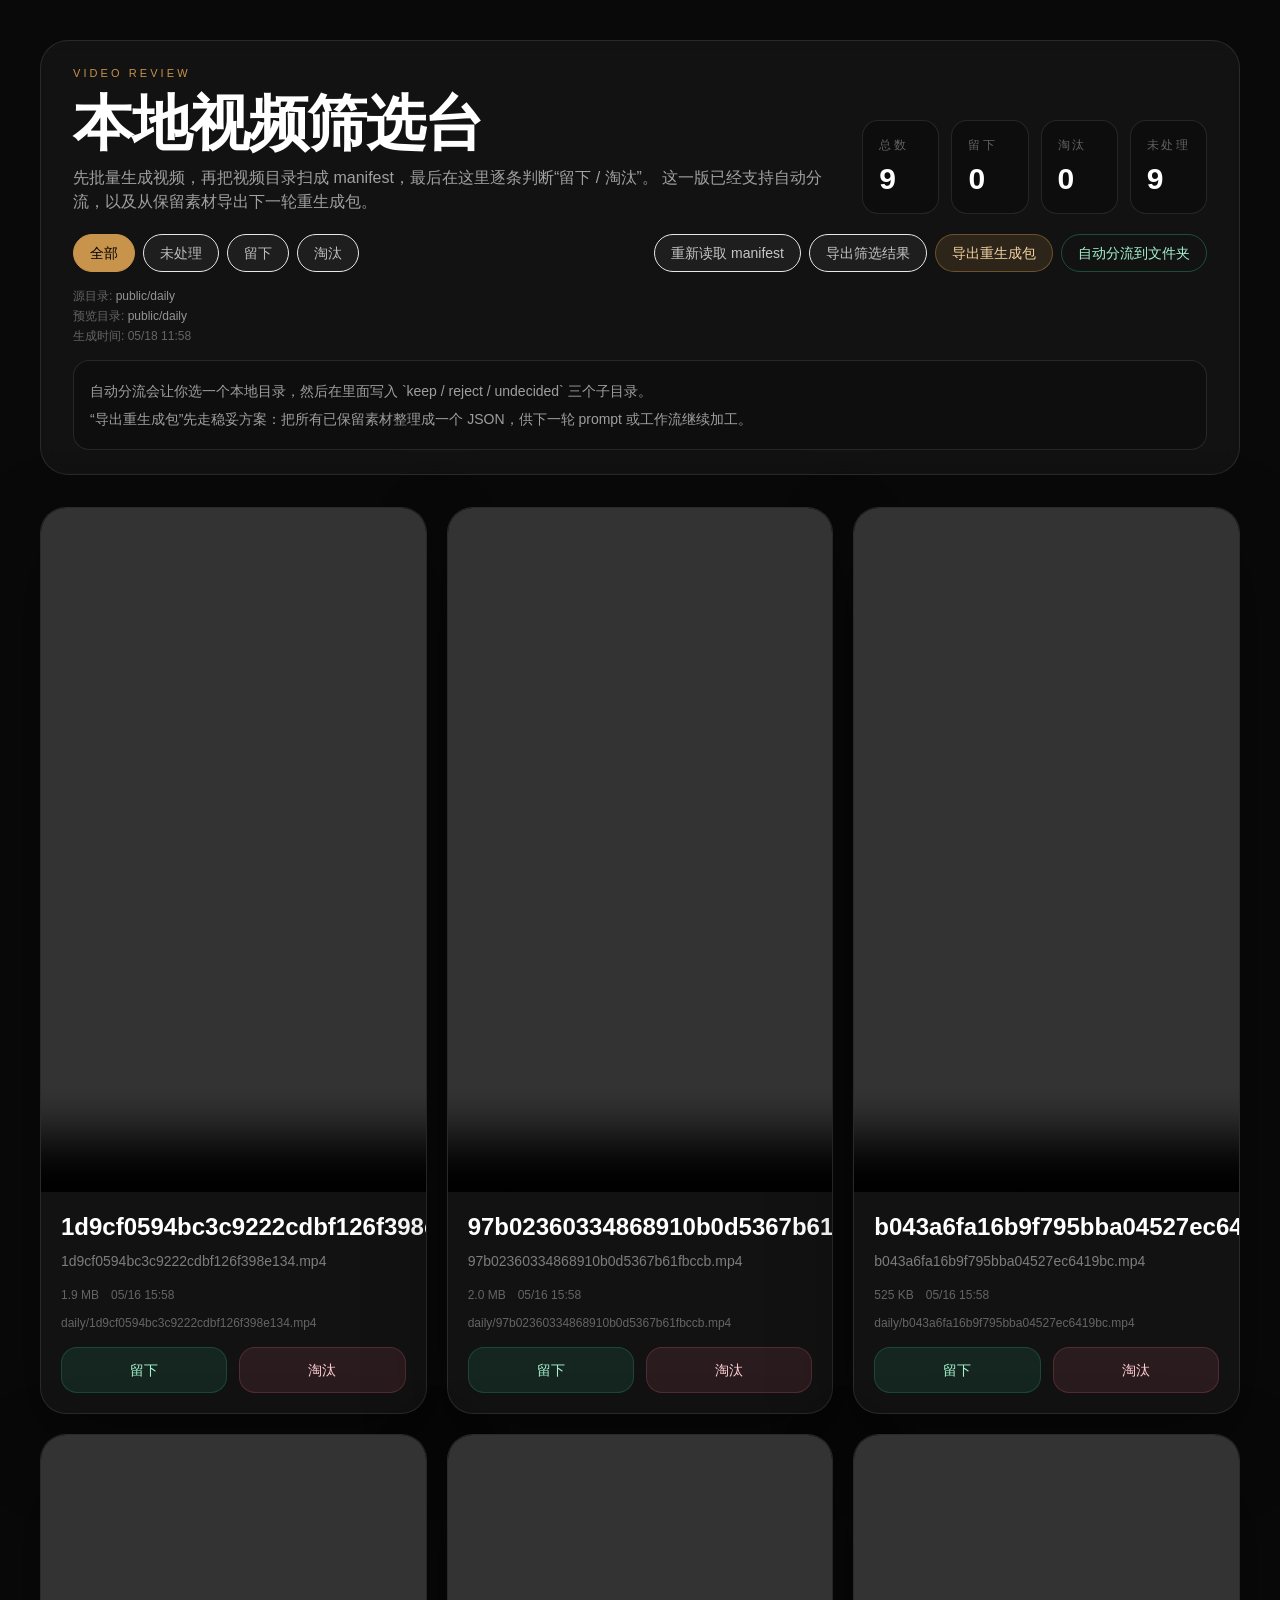
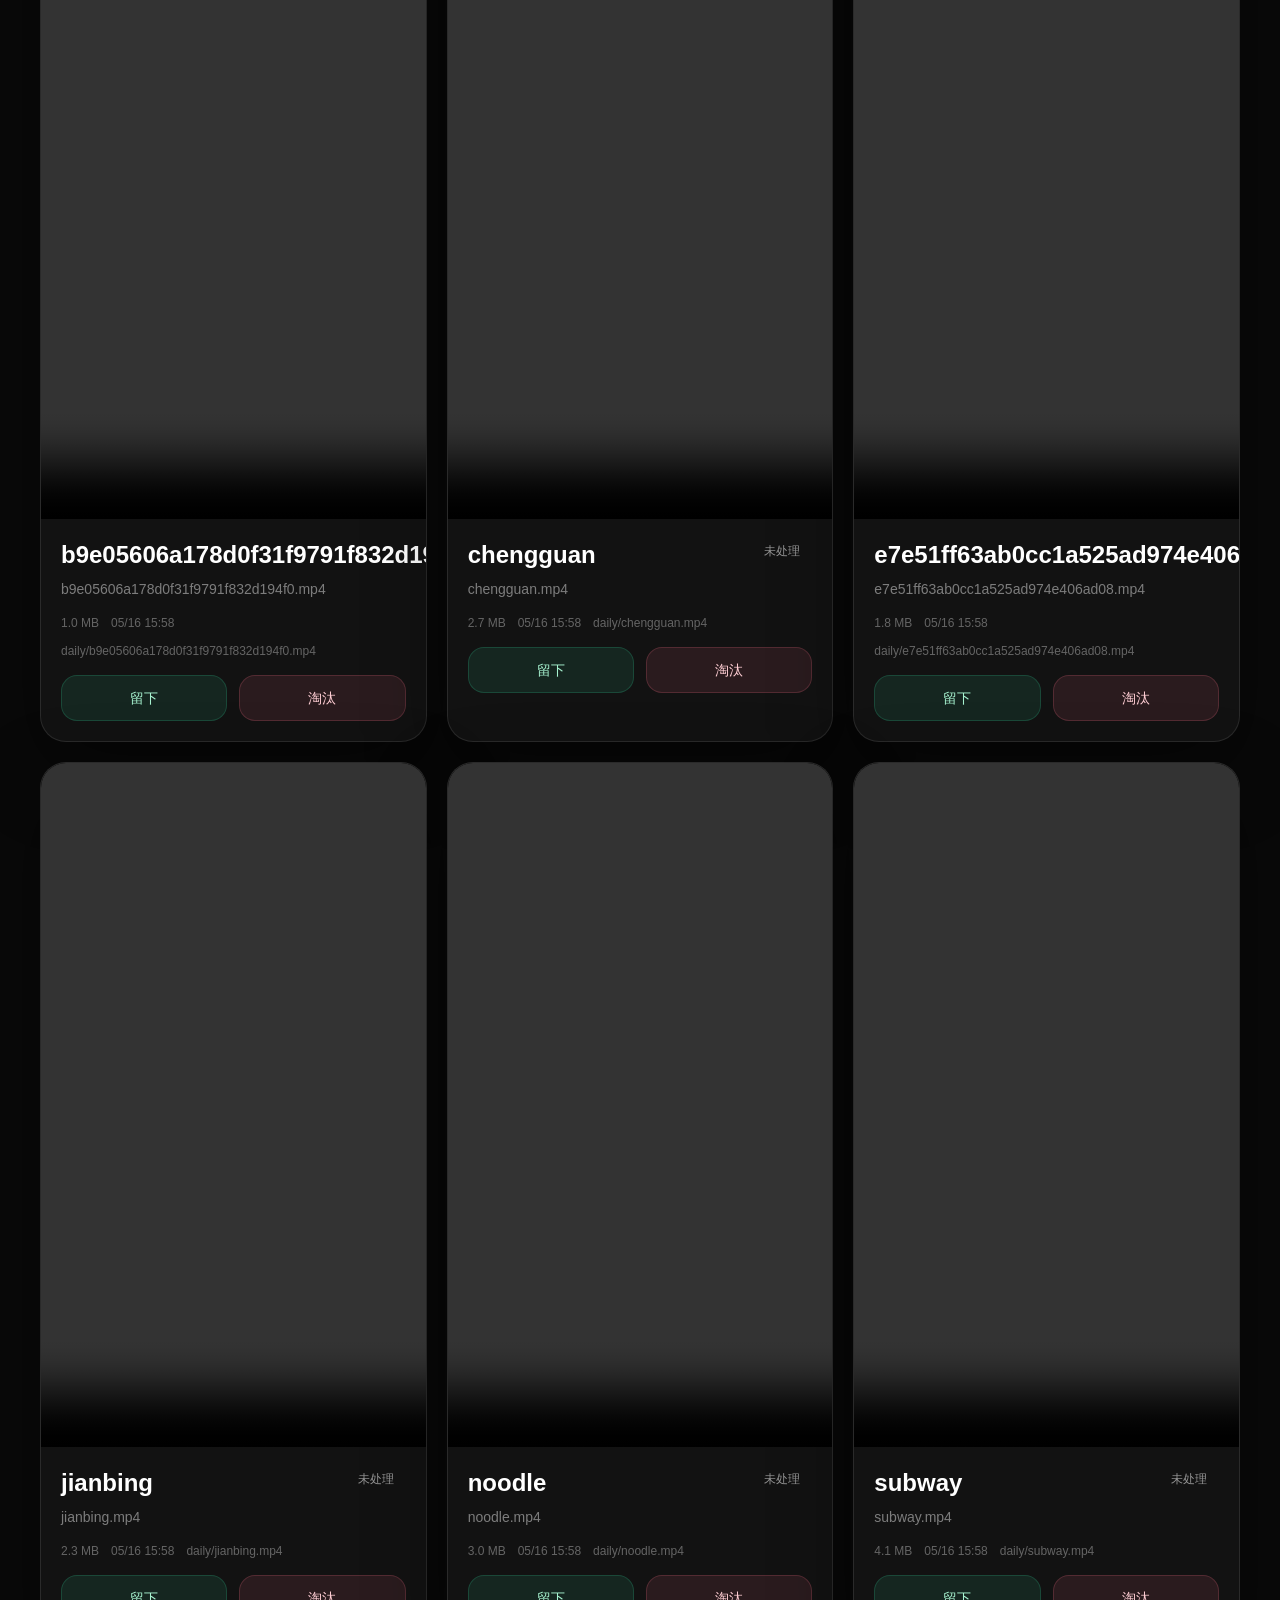
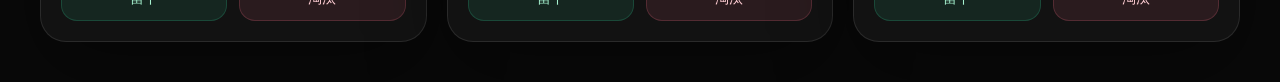
<file: review.html>
<!DOCTYPE html><html lang="zh-CN"><head><meta charSet="utf-8"/><meta name="viewport" content="width=device-width, initial-scale=1"/><link rel="stylesheet" href="/_next/static/css/10c3b42fad8341af.css" data-precedence="next"/><link rel="preload" as="script" fetchPriority="low" href="/_next/static/chunks/webpack-c4b1d4ffadb92062.js"/><script src="/_next/static/chunks/fd9d1056-492374e25eee495c.js" async=""></script><script src="/_next/static/chunks/117-b94bffe53a843ac6.js" async=""></script><script src="/_next/static/chunks/main-app-1e197b73e956303e.js" async=""></script><script src="/_next/static/chunks/app/review/page-8810acf32ca86fb8.js" async=""></script><meta name="theme-color" content="#0A0A0A"/><title>神奇水獭 · Otter</title><meta name="description" content="一只生活在抖音里的神奇水獭——你看什么,他就去哪。"/><script src="/_next/static/chunks/polyfills-42372ed130431b0a.js" noModule=""></script></head><body class="font-sans bg-bg-primary text-text-primary"><main class="min-h-screen bg-[#090909] px-5 py-8 text-white md:px-10 md:py-10"><section class="mx-auto flex w-full max-w-[1560px] flex-col gap-8"><header class="flex flex-col gap-5 rounded-[28px] border border-white/10 bg-white/[0.04] px-6 py-6 backdrop-blur md:px-8"><div class="flex flex-col gap-3 md:flex-row md:items-end md:justify-between"><div><p class="font-mono text-[11px] uppercase tracking-[0.28em] text-[#c8934a]">Video Review</p><h1 class="mt-3 font-serif text-4xl font-black tracking-tight text-white md:text-6xl">本地视频筛选台</h1><p class="mt-3 max-w-3xl text-sm leading-7 text-white/60 md:text-base">先批量生成视频，再把视频目录扫成 manifest，最后在这里逐条判断“留下 / 淘汰”。 这一版已经支持自动分流，以及从保留素材导出下一轮重生成包。</p></div><div class="grid grid-cols-2 gap-3 md:grid-cols-4"><div class="rounded-2xl border border-white/10 bg-black/25 px-4 py-4"><div class="text-xs uppercase tracking-[0.2em] text-white/35">总数</div><div class="mt-2 font-serif text-3xl font-bold text-white">0</div></div><div class="rounded-2xl border border-white/10 bg-black/25 px-4 py-4"><div class="text-xs uppercase tracking-[0.2em] text-white/35">留下</div><div class="mt-2 font-serif text-3xl font-bold text-white">0</div></div><div class="rounded-2xl border border-white/10 bg-black/25 px-4 py-4"><div class="text-xs uppercase tracking-[0.2em] text-white/35">淘汰</div><div class="mt-2 font-serif text-3xl font-bold text-white">0</div></div><div class="rounded-2xl border border-white/10 bg-black/25 px-4 py-4"><div class="text-xs uppercase tracking-[0.2em] text-white/35">未处理</div><div class="mt-2 font-serif text-3xl font-bold text-white">0</div></div></div></div><div class="flex flex-col gap-4"><div class="flex flex-col gap-3 md:flex-row md:items-center md:justify-between"><div class="flex flex-wrap gap-2"><button class="rounded-full border px-4 py-2 text-sm transition border-[#c8934a] bg-[#c8934a] text-black" type="button">全部</button><button class="rounded-full border px-4 py-2 text-sm transition border-white/12 bg-white/5 text-white/70 hover:border-white/25 hover:bg-white/10" type="button">未处理</button><button class="rounded-full border px-4 py-2 text-sm transition border-white/12 bg-white/5 text-white/70 hover:border-white/25 hover:bg-white/10" type="button">留下</button><button class="rounded-full border px-4 py-2 text-sm transition border-white/12 bg-white/5 text-white/70 hover:border-white/25 hover:bg-white/10" type="button">淘汰</button></div><div class="flex flex-wrap gap-2"><button class="rounded-full border border-white/12 bg-white/5 px-4 py-2 text-sm text-white/75 transition hover:border-white/25 hover:bg-white/10" type="button">重新读取 manifest</button><button class="rounded-full border border-white/12 bg-white/5 px-4 py-2 text-sm text-white/75 transition hover:border-white/25 hover:bg-white/10" type="button">导出筛选结果</button><button class="rounded-full border border-[#c8934a]/40 bg-[#c8934a]/15 px-4 py-2 text-sm text-[#f5d3a1] transition hover:bg-[#c8934a]/22" disabled="" type="button">导出重生成包</button><button class="rounded-full border border-emerald-400/30 bg-emerald-400/12 px-4 py-2 text-sm text-emerald-200 transition hover:bg-emerald-400/18 disabled:cursor-not-allowed disabled:opacity-45" disabled="" type="button">自动分流到文件夹</button></div></div><div class="rounded-2xl border border-white/10 bg-black/20 px-4 py-4 text-sm leading-7 text-white/60"><p>自动分流会让你选一个本地目录，然后在里面写入 `keep / reject / undecided` 三个子目录。</p><p>“导出重生成包”先走稳妥方案：把所有已保留素材整理成一个 JSON，供下一轮 prompt 或工作流继续加工。</p></div></div></header><section class="rounded-[28px] border border-dashed border-white/12 bg-white/[0.03] px-6 py-16 text-center"><h2 class="font-serif text-3xl font-bold text-white">正在读取清单</h2><p class="mx-auto mt-4 max-w-xl text-sm leading-7 text-white/55">页面会读取 /review-assets/review-manifest.json。</p></section></section></main><script src="/_next/static/chunks/webpack-c4b1d4ffadb92062.js" async=""></script><script>(self.__next_f=self.__next_f||[]).push([0]);self.__next_f.push([2,null])</script><script>self.__next_f.push([1,"1:HL[\"/_next/static/css/10c3b42fad8341af.css\",\"style\"]\n"])</script><script>self.__next_f.push([1,"2:I[2846,[],\"\"]\n4:I[9107,[],\"ClientPageRoot\"]\n5:I[7603,[\"672\",\"static/chunks/app/review/page-8810acf32ca86fb8.js\"],\"default\",1]\n6:I[4707,[],\"\"]\n7:I[6423,[],\"\"]\n9:I[1060,[],\"\"]\na:[]\n"])</script><script>self.__next_f.push([1,"0:[\"$\",\"$L2\",null,{\"buildId\":\"v3i-EezJ2itGxhA58Nl1g\",\"assetPrefix\":\"\",\"urlParts\":[\"\",\"review\"],\"initialTree\":[\"\",{\"children\":[\"review\",{\"children\":[\"__PAGE__\",{}]}]},\"$undefined\",\"$undefined\",true],\"initialSeedData\":[\"\",{\"children\":[\"review\",{\"children\":[\"__PAGE__\",{},[[\"$L3\",[\"$\",\"$L4\",null,{\"props\":{\"params\":{},\"searchParams\":{}},\"Component\":\"$5\"}],null],null],null]},[null,[\"$\",\"$L6\",null,{\"parallelRouterKey\":\"children\",\"segmentPath\":[\"children\",\"review\",\"children\"],\"error\":\"$undefined\",\"errorStyles\":\"$undefined\",\"errorScripts\":\"$undefined\",\"template\":[\"$\",\"$L7\",null,{}],\"templateStyles\":\"$undefined\",\"templateScripts\":\"$undefined\",\"notFound\":\"$undefined\",\"notFoundStyles\":\"$undefined\"}]],null]},[[[[\"$\",\"link\",\"0\",{\"rel\":\"stylesheet\",\"href\":\"/_next/static/css/10c3b42fad8341af.css\",\"precedence\":\"next\",\"crossOrigin\":\"$undefined\"}]],[\"$\",\"html\",null,{\"lang\":\"zh-CN\",\"children\":[\"$\",\"body\",null,{\"className\":\"font-sans bg-bg-primary text-text-primary\",\"children\":[\"$\",\"$L6\",null,{\"parallelRouterKey\":\"children\",\"segmentPath\":[\"children\"],\"error\":\"$undefined\",\"errorStyles\":\"$undefined\",\"errorScripts\":\"$undefined\",\"template\":[\"$\",\"$L7\",null,{}],\"templateStyles\":\"$undefined\",\"templateScripts\":\"$undefined\",\"notFound\":[[\"$\",\"title\",null,{\"children\":\"404: This page could not be found.\"}],[\"$\",\"div\",null,{\"style\":{\"fontFamily\":\"system-ui,\\\"Segoe UI\\\",Roboto,Helvetica,Arial,sans-serif,\\\"Apple Color Emoji\\\",\\\"Segoe UI Emoji\\\"\",\"height\":\"100vh\",\"textAlign\":\"center\",\"display\":\"flex\",\"flexDirection\":\"column\",\"alignItems\":\"center\",\"justifyContent\":\"center\"},\"children\":[\"$\",\"div\",null,{\"children\":[[\"$\",\"style\",null,{\"dangerouslySetInnerHTML\":{\"__html\":\"body{color:#000;background:#fff;margin:0}.next-error-h1{border-right:1px solid rgba(0,0,0,.3)}@media (prefers-color-scheme:dark){body{color:#fff;background:#000}.next-error-h1{border-right:1px solid rgba(255,255,255,.3)}}\"}}],[\"$\",\"h1\",null,{\"className\":\"next-error-h1\",\"style\":{\"display\":\"inline-block\",\"margin\":\"0 20px 0 0\",\"padding\":\"0 23px 0 0\",\"fontSize\":24,\"fontWeight\":500,\"verticalAlign\":\"top\",\"lineHeight\":\"49px\"},\"children\":\"404\"}],[\"$\",\"div\",null,{\"style\":{\"display\":\"inline-block\"},\"children\":[\"$\",\"h2\",null,{\"style\":{\"fontSize\":14,\"fontWeight\":400,\"lineHeight\":\"49px\",\"margin\":0},\"children\":\"This page could not be found.\"}]}]]}]}]],\"notFoundStyles\":[]}]}]}]],null],null],\"couldBeIntercepted\":false,\"initialHead\":[null,\"$L8\"],\"globalErrorComponent\":\"$9\",\"missingSlots\":\"$Wa\"}]\n"])</script><script>self.__next_f.push([1,"8:[[\"$\",\"meta\",\"0\",{\"name\":\"viewport\",\"content\":\"width=device-width, initial-scale=1\"}],[\"$\",\"meta\",\"1\",{\"name\":\"theme-color\",\"content\":\"#0A0A0A\"}],[\"$\",\"meta\",\"2\",{\"charSet\":\"utf-8\"}],[\"$\",\"title\",\"3\",{\"children\":\"神奇水獭 · Otter\"}],[\"$\",\"meta\",\"4\",{\"name\":\"description\",\"content\":\"一只生活在抖音里的神奇水獭——你看什么,他就去哪。\"}]]\n3:null\n"])</script></body></html>
</file>
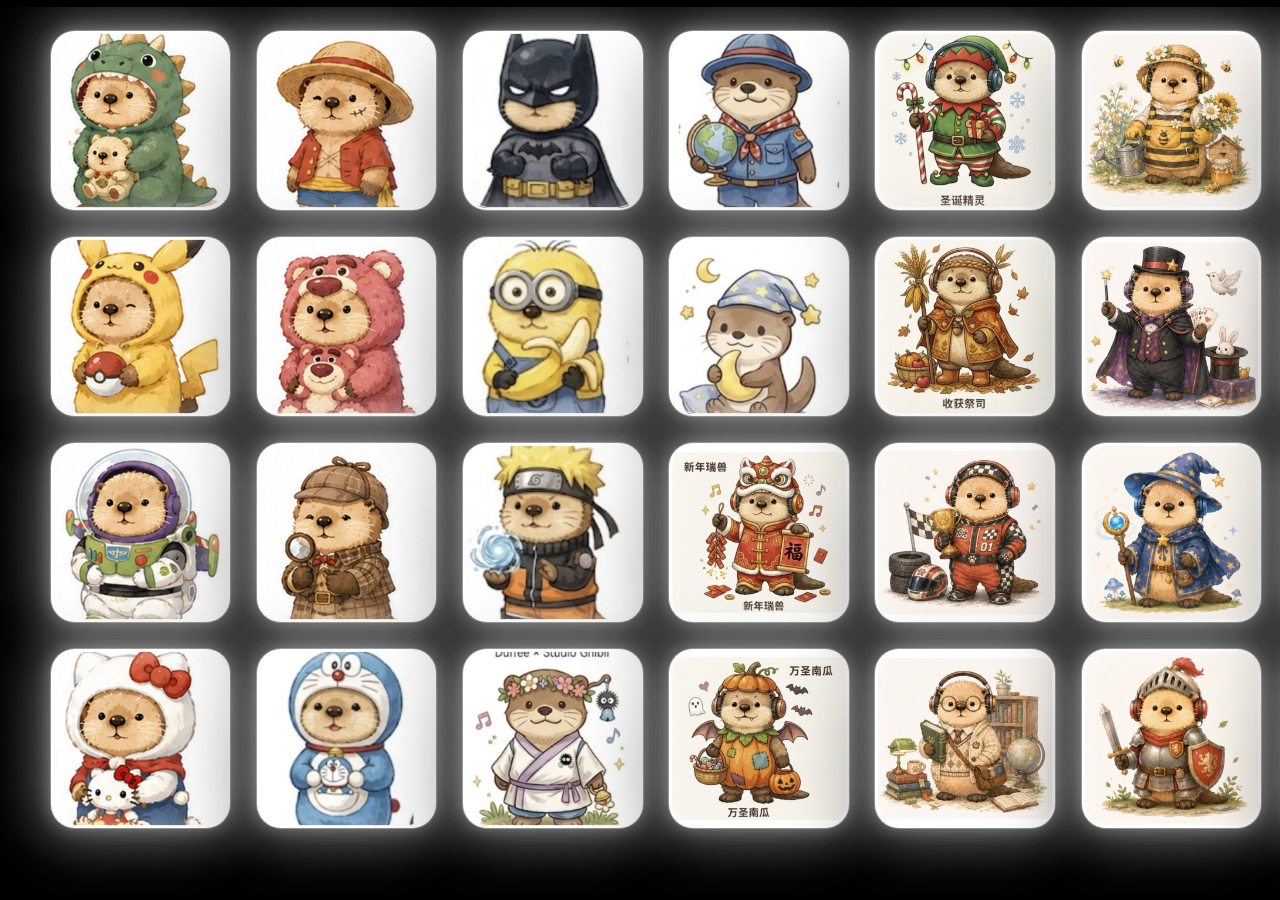
<file: skins.html>
<!DOCTYPE html><html lang="zh-CN"><head><meta charSet="utf-8"/><meta name="viewport" content="width=device-width, initial-scale=1"/><link rel="preload" as="image" href="/skins-1/1.1.jpg"/><link rel="preload" as="image" href="/skins-1/1.2.jpg"/><link rel="preload" as="image" href="/skins-1/1.3.jpg"/><link rel="preload" as="image" href="/skins-1/1.4.jpg"/><link rel="preload" as="image" href="/skins-1/1.5.jpg"/><link rel="preload" as="image" href="/skins-1/1.6.jpg"/><link rel="preload" as="image" href="/skins-1/1.7.jpg"/><link rel="preload" as="image" href="/skins-1/1.8.jpg"/><link rel="preload" as="image" href="/skins-1/1.9.jpg"/><link rel="preload" as="image" href="/skins-1/1.10.jpg"/><link rel="stylesheet" href="/_next/static/css/10c3b42fad8341af.css" data-precedence="next"/><link rel="preload" as="script" fetchPriority="low" href="/_next/static/chunks/webpack-c4b1d4ffadb92062.js"/><script src="/_next/static/chunks/fd9d1056-492374e25eee495c.js" async=""></script><script src="/_next/static/chunks/117-b94bffe53a843ac6.js" async=""></script><script src="/_next/static/chunks/main-app-1e197b73e956303e.js" async=""></script><script src="/_next/static/chunks/app/skins/page-e1fc8302b07f2cc5.js" async=""></script><link rel="preload" as="image" href="/skins-1/1.11.jpg"/><link rel="preload" as="image" href="/skins-1/1.12.jpg"/><link rel="preload" as="image" href="/skins-1/1.13.jpg"/><link rel="preload" as="image" href="/skins-1/1.14.jpg"/><link rel="preload" as="image" href="/skins/2.1.jpg"/><link rel="preload" as="image" href="/skins/2.2.jpg"/><link rel="preload" as="image" href="/skins/2.3.jpg"/><link rel="preload" as="image" href="/skins/2.4.jpg"/><link rel="preload" as="image" href="/skins/2.5.jpg"/><link rel="preload" as="image" href="/skins/2.6.jpg"/><link rel="preload" as="image" href="/skins/2.7.jpg"/><link rel="preload" as="image" href="/skins/2.8.jpg"/><link rel="preload" as="image" href="/skins-3/3.1.png"/><link rel="preload" as="image" href="/skins-3/3.2.png"/><link rel="preload" as="image" href="/skins-3/3.3.png"/><link rel="preload" as="image" href="/skins-3/3.4.png"/><link rel="preload" as="image" href="/skins-3/3.5.png"/><link rel="preload" as="image" href="/skins-3/3.6.png"/><link rel="preload" as="image" href="/skins-3/3.7.png"/><link rel="preload" as="image" href="/skins-3/3.8.png"/><link rel="preload" as="image" href="/skins-4/4.1.png"/><link rel="preload" as="image" href="/skins-4/4.2.png"/><link rel="preload" as="image" href="/skins-4/4.3.png"/><link rel="preload" as="image" href="/skins-4/4.4.png"/><link rel="preload" as="image" href="/skins-4/4.5.png"/><link rel="preload" as="image" href="/skins-4/4.6.png"/><link rel="preload" as="image" href="/skins-4/4.7.png"/><link rel="preload" as="image" href="/skins-4/4.8.png"/><meta name="theme-color" content="#0A0A0A"/><title>神奇水獭 · Otter</title><meta name="description" content="一只生活在抖音里的神奇水獭——你看什么,他就去哪。"/><script src="/_next/static/chunks/polyfills-42372ed130431b0a.js" noModule=""></script></head><body class="font-sans bg-bg-primary text-text-primary"><main class="skins-page"><section class="skins-stage" aria-label="神奇水獭换装轮播"><div class="skins-track"><button class="skins-card" type="button" aria-pressed="false" aria-label="暂停并查看 Skin 01"><img src="/skins-1/1.1.jpg" alt="Skin 01"/></button><button class="skins-card" type="button" aria-pressed="false" aria-label="暂停并查看 Skin 02"><img src="/skins-1/1.2.jpg" alt="Skin 02"/></button><button class="skins-card" type="button" aria-pressed="false" aria-label="暂停并查看 Skin 03"><img src="/skins-1/1.3.jpg" alt="Skin 03"/></button><button class="skins-card" type="button" aria-pressed="false" aria-label="暂停并查看 Skin 04"><img src="/skins-1/1.4.jpg" alt="Skin 04"/></button><button class="skins-card" type="button" aria-pressed="false" aria-label="暂停并查看 Skin 05"><img src="/skins-1/1.5.jpg" alt="Skin 05"/></button><button class="skins-card" type="button" aria-pressed="false" aria-label="暂停并查看 Skin 06"><img src="/skins-1/1.6.jpg" alt="Skin 06"/></button><button class="skins-card" type="button" aria-pressed="false" aria-label="暂停并查看 Skin 07"><img src="/skins-1/1.7.jpg" alt="Skin 07"/></button><button class="skins-card" type="button" aria-pressed="false" aria-label="暂停并查看 Skin 08"><img src="/skins-1/1.8.jpg" alt="Skin 08"/></button><button class="skins-card" type="button" aria-pressed="false" aria-label="暂停并查看 Skin 09"><img src="/skins-1/1.9.jpg" alt="Skin 09"/></button><button class="skins-card" type="button" aria-pressed="false" aria-label="暂停并查看 Skin 10"><img src="/skins-1/1.10.jpg" alt="Skin 10"/></button><button class="skins-card" type="button" aria-pressed="false" aria-label="暂停并查看 Skin 11"><img src="/skins-1/1.11.jpg" alt="Skin 11"/></button><button class="skins-card" type="button" aria-pressed="false" aria-label="暂停并查看 Skin 12"><img src="/skins-1/1.12.jpg" alt="Skin 12"/></button><button class="skins-card" type="button" aria-pressed="false" aria-label="暂停并查看 Skin 13"><img src="/skins-1/1.13.jpg" alt="Skin 13"/></button><button class="skins-card" type="button" aria-pressed="false" aria-label="暂停并查看 Skin 14"><img src="/skins-1/1.14.jpg" alt="Skin 14"/></button><button class="skins-card" type="button" aria-pressed="false" aria-label="暂停并查看 Skin 01"><img src="/skins/2.1.jpg" alt="Skin 01"/></button><button class="skins-card" type="button" aria-pressed="false" aria-label="暂停并查看 Skin 02"><img src="/skins/2.2.jpg" alt="Skin 02"/></button><button class="skins-card" type="button" aria-pressed="false" aria-label="暂停并查看 Skin 03"><img src="/skins/2.3.jpg" alt="Skin 03"/></button><button class="skins-card" type="button" aria-pressed="false" aria-label="暂停并查看 Skin 04"><img src="/skins/2.4.jpg" alt="Skin 04"/></button><button class="skins-card" type="button" aria-pressed="false" aria-label="暂停并查看 Skin 05"><img src="/skins/2.5.jpg" alt="Skin 05"/></button><button class="skins-card" type="button" aria-pressed="false" aria-label="暂停并查看 Skin 06"><img src="/skins/2.6.jpg" alt="Skin 06"/></button><button class="skins-card" type="button" aria-pressed="false" aria-label="暂停并查看 Skin 07"><img src="/skins/2.7.jpg" alt="Skin 07"/></button><button class="skins-card" type="button" aria-pressed="false" aria-label="暂停并查看 Skin 08"><img src="/skins/2.8.jpg" alt="Skin 08"/></button><button class="skins-card" type="button" aria-pressed="false" aria-label="暂停并查看 Skin 01"><img src="/skins-3/3.1.png" alt="Skin 01"/></button><button class="skins-card" type="button" aria-pressed="false" aria-label="暂停并查看 Skin 02"><img src="/skins-3/3.2.png" alt="Skin 02"/></button><button class="skins-card" type="button" aria-pressed="false" aria-label="暂停并查看 Skin 03"><img src="/skins-3/3.3.png" alt="Skin 03"/></button><button class="skins-card" type="button" aria-pressed="false" aria-label="暂停并查看 Skin 04"><img src="/skins-3/3.4.png" alt="Skin 04"/></button><button class="skins-card" type="button" aria-pressed="false" aria-label="暂停并查看 Skin 05"><img src="/skins-3/3.5.png" alt="Skin 05"/></button><button class="skins-card" type="button" aria-pressed="false" aria-label="暂停并查看 Skin 06"><img src="/skins-3/3.6.png" alt="Skin 06"/></button><button class="skins-card" type="button" aria-pressed="false" aria-label="暂停并查看 Skin 07"><img src="/skins-3/3.7.png" alt="Skin 07"/></button><button class="skins-card" type="button" aria-pressed="false" aria-label="暂停并查看 Skin 08"><img src="/skins-3/3.8.png" alt="Skin 08"/></button><button class="skins-card" type="button" aria-pressed="false" aria-label="暂停并查看 Skin 01"><img src="/skins-4/4.1.png" alt="Skin 01"/></button><button class="skins-card" type="button" aria-pressed="false" aria-label="暂停并查看 Skin 02"><img src="/skins-4/4.2.png" alt="Skin 02"/></button><button class="skins-card" type="button" aria-pressed="false" aria-label="暂停并查看 Skin 03"><img src="/skins-4/4.3.png" alt="Skin 03"/></button><button class="skins-card" type="button" aria-pressed="false" aria-label="暂停并查看 Skin 04"><img src="/skins-4/4.4.png" alt="Skin 04"/></button><button class="skins-card" type="button" aria-pressed="false" aria-label="暂停并查看 Skin 05"><img src="/skins-4/4.5.png" alt="Skin 05"/></button><button class="skins-card" type="button" aria-pressed="false" aria-label="暂停并查看 Skin 06"><img src="/skins-4/4.6.png" alt="Skin 06"/></button><button class="skins-card" type="button" aria-pressed="false" aria-label="暂停并查看 Skin 07"><img src="/skins-4/4.7.png" alt="Skin 07"/></button><button class="skins-card" type="button" aria-pressed="false" aria-label="暂停并查看 Skin 08"><img src="/skins-4/4.8.png" alt="Skin 08"/></button><button class="skins-card" type="button" aria-pressed="false" aria-label="暂停并查看 Skin 01"><img src="/skins-1/1.1.jpg" alt="Skin 01"/></button><button class="skins-card" type="button" aria-pressed="false" aria-label="暂停并查看 Skin 02"><img src="/skins-1/1.2.jpg" alt="Skin 02"/></button><button class="skins-card" type="button" aria-pressed="false" aria-label="暂停并查看 Skin 01"><img src="/skins-1/1.1.jpg" alt="Skin 01"/></button><button class="skins-card" type="button" aria-pressed="false" aria-label="暂停并查看 Skin 02"><img src="/skins-1/1.2.jpg" alt="Skin 02"/></button><button class="skins-card" type="button" aria-pressed="false" aria-label="暂停并查看 Skin 03"><img src="/skins-1/1.3.jpg" alt="Skin 03"/></button><button class="skins-card" type="button" aria-pressed="false" aria-label="暂停并查看 Skin 04"><img src="/skins-1/1.4.jpg" alt="Skin 04"/></button><button class="skins-card" type="button" aria-pressed="false" aria-label="暂停并查看 Skin 05"><img src="/skins-1/1.5.jpg" alt="Skin 05"/></button><button class="skins-card" type="button" aria-pressed="false" aria-label="暂停并查看 Skin 06"><img src="/skins-1/1.6.jpg" alt="Skin 06"/></button><button class="skins-card" type="button" aria-pressed="false" aria-label="暂停并查看 Skin 07"><img src="/skins-1/1.7.jpg" alt="Skin 07"/></button><button class="skins-card" type="button" aria-pressed="false" aria-label="暂停并查看 Skin 08"><img src="/skins-1/1.8.jpg" alt="Skin 08"/></button><button class="skins-card" type="button" aria-pressed="false" aria-label="暂停并查看 Skin 09"><img src="/skins-1/1.9.jpg" alt="Skin 09"/></button><button class="skins-card" type="button" aria-pressed="false" aria-label="暂停并查看 Skin 10"><img src="/skins-1/1.10.jpg" alt="Skin 10"/></button><button class="skins-card" type="button" aria-pressed="false" aria-label="暂停并查看 Skin 11"><img src="/skins-1/1.11.jpg" alt="Skin 11"/></button><button class="skins-card" type="button" aria-pressed="false" aria-label="暂停并查看 Skin 12"><img src="/skins-1/1.12.jpg" alt="Skin 12"/></button><button class="skins-card" type="button" aria-pressed="false" aria-label="暂停并查看 Skin 13"><img src="/skins-1/1.13.jpg" alt="Skin 13"/></button><button class="skins-card" type="button" aria-pressed="false" aria-label="暂停并查看 Skin 14"><img src="/skins-1/1.14.jpg" alt="Skin 14"/></button><button class="skins-card" type="button" aria-pressed="false" aria-label="暂停并查看 Skin 01"><img src="/skins/2.1.jpg" alt="Skin 01"/></button><button class="skins-card" type="button" aria-pressed="false" aria-label="暂停并查看 Skin 02"><img src="/skins/2.2.jpg" alt="Skin 02"/></button><button class="skins-card" type="button" aria-pressed="false" aria-label="暂停并查看 Skin 03"><img src="/skins/2.3.jpg" alt="Skin 03"/></button><button class="skins-card" type="button" aria-pressed="false" aria-label="暂停并查看 Skin 04"><img src="/skins/2.4.jpg" alt="Skin 04"/></button><button class="skins-card" type="button" aria-pressed="false" aria-label="暂停并查看 Skin 05"><img src="/skins/2.5.jpg" alt="Skin 05"/></button><button class="skins-card" type="button" aria-pressed="false" aria-label="暂停并查看 Skin 06"><img src="/skins/2.6.jpg" alt="Skin 06"/></button><button class="skins-card" type="button" aria-pressed="false" aria-label="暂停并查看 Skin 07"><img src="/skins/2.7.jpg" alt="Skin 07"/></button><button class="skins-card" type="button" aria-pressed="false" aria-label="暂停并查看 Skin 08"><img src="/skins/2.8.jpg" alt="Skin 08"/></button><button class="skins-card" type="button" aria-pressed="false" aria-label="暂停并查看 Skin 01"><img src="/skins-3/3.1.png" alt="Skin 01"/></button><button class="skins-card" type="button" aria-pressed="false" aria-label="暂停并查看 Skin 02"><img src="/skins-3/3.2.png" alt="Skin 02"/></button><button class="skins-card" type="button" aria-pressed="false" aria-label="暂停并查看 Skin 03"><img src="/skins-3/3.3.png" alt="Skin 03"/></button><button class="skins-card" type="button" aria-pressed="false" aria-label="暂停并查看 Skin 04"><img src="/skins-3/3.4.png" alt="Skin 04"/></button><button class="skins-card" type="button" aria-pressed="false" aria-label="暂停并查看 Skin 05"><img src="/skins-3/3.5.png" alt="Skin 05"/></button><button class="skins-card" type="button" aria-pressed="false" aria-label="暂停并查看 Skin 06"><img src="/skins-3/3.6.png" alt="Skin 06"/></button><button class="skins-card" type="button" aria-pressed="false" aria-label="暂停并查看 Skin 07"><img src="/skins-3/3.7.png" alt="Skin 07"/></button><button class="skins-card" type="button" aria-pressed="false" aria-label="暂停并查看 Skin 08"><img src="/skins-3/3.8.png" alt="Skin 08"/></button><button class="skins-card" type="button" aria-pressed="false" aria-label="暂停并查看 Skin 01"><img src="/skins-4/4.1.png" alt="Skin 01"/></button><button class="skins-card" type="button" aria-pressed="false" aria-label="暂停并查看 Skin 02"><img src="/skins-4/4.2.png" alt="Skin 02"/></button><button class="skins-card" type="button" aria-pressed="false" aria-label="暂停并查看 Skin 03"><img src="/skins-4/4.3.png" alt="Skin 03"/></button><button class="skins-card" type="button" aria-pressed="false" aria-label="暂停并查看 Skin 04"><img src="/skins-4/4.4.png" alt="Skin 04"/></button><button class="skins-card" type="button" aria-pressed="false" aria-label="暂停并查看 Skin 05"><img src="/skins-4/4.5.png" alt="Skin 05"/></button><button class="skins-card" type="button" aria-pressed="false" aria-label="暂停并查看 Skin 06"><img src="/skins-4/4.6.png" alt="Skin 06"/></button><button class="skins-card" type="button" aria-pressed="false" aria-label="暂停并查看 Skin 07"><img src="/skins-4/4.7.png" alt="Skin 07"/></button><button class="skins-card" type="button" aria-pressed="false" aria-label="暂停并查看 Skin 08"><img src="/skins-4/4.8.png" alt="Skin 08"/></button><button class="skins-card" type="button" aria-pressed="false" aria-label="暂停并查看 Skin 01"><img src="/skins-1/1.1.jpg" alt="Skin 01"/></button><button class="skins-card" type="button" aria-pressed="false" aria-label="暂停并查看 Skin 02"><img src="/skins-1/1.2.jpg" alt="Skin 02"/></button><button class="skins-card" type="button" aria-pressed="false" aria-label="暂停并查看 Skin 01"><img src="/skins-1/1.1.jpg" alt="Skin 01"/></button><button class="skins-card" type="button" aria-pressed="false" aria-label="暂停并查看 Skin 02"><img src="/skins-1/1.2.jpg" alt="Skin 02"/></button><button class="skins-card" type="button" aria-pressed="false" aria-label="暂停并查看 Skin 03"><img src="/skins-1/1.3.jpg" alt="Skin 03"/></button><button class="skins-card" type="button" aria-pressed="false" aria-label="暂停并查看 Skin 04"><img src="/skins-1/1.4.jpg" alt="Skin 04"/></button><button class="skins-card" type="button" aria-pressed="false" aria-label="暂停并查看 Skin 05"><img src="/skins-1/1.5.jpg" alt="Skin 05"/></button><button class="skins-card" type="button" aria-pressed="false" aria-label="暂停并查看 Skin 06"><img src="/skins-1/1.6.jpg" alt="Skin 06"/></button><button class="skins-card" type="button" aria-pressed="false" aria-label="暂停并查看 Skin 07"><img src="/skins-1/1.7.jpg" alt="Skin 07"/></button><button class="skins-card" type="button" aria-pressed="false" aria-label="暂停并查看 Skin 08"><img src="/skins-1/1.8.jpg" alt="Skin 08"/></button><button class="skins-card" type="button" aria-pressed="false" aria-label="暂停并查看 Skin 09"><img src="/skins-1/1.9.jpg" alt="Skin 09"/></button><button class="skins-card" type="button" aria-pressed="false" aria-label="暂停并查看 Skin 10"><img src="/skins-1/1.10.jpg" alt="Skin 10"/></button><button class="skins-card" type="button" aria-pressed="false" aria-label="暂停并查看 Skin 11"><img src="/skins-1/1.11.jpg" alt="Skin 11"/></button><button class="skins-card" type="button" aria-pressed="false" aria-label="暂停并查看 Skin 12"><img src="/skins-1/1.12.jpg" alt="Skin 12"/></button><button class="skins-card" type="button" aria-pressed="false" aria-label="暂停并查看 Skin 13"><img src="/skins-1/1.13.jpg" alt="Skin 13"/></button><button class="skins-card" type="button" aria-pressed="false" aria-label="暂停并查看 Skin 14"><img src="/skins-1/1.14.jpg" alt="Skin 14"/></button><button class="skins-card" type="button" aria-pressed="false" aria-label="暂停并查看 Skin 01"><img src="/skins/2.1.jpg" alt="Skin 01"/></button><button class="skins-card" type="button" aria-pressed="false" aria-label="暂停并查看 Skin 02"><img src="/skins/2.2.jpg" alt="Skin 02"/></button><button class="skins-card" type="button" aria-pressed="false" aria-label="暂停并查看 Skin 03"><img src="/skins/2.3.jpg" alt="Skin 03"/></button><button class="skins-card" type="button" aria-pressed="false" aria-label="暂停并查看 Skin 04"><img src="/skins/2.4.jpg" alt="Skin 04"/></button><button class="skins-card" type="button" aria-pressed="false" aria-label="暂停并查看 Skin 05"><img src="/skins/2.5.jpg" alt="Skin 05"/></button><button class="skins-card" type="button" aria-pressed="false" aria-label="暂停并查看 Skin 06"><img src="/skins/2.6.jpg" alt="Skin 06"/></button><button class="skins-card" type="button" aria-pressed="false" aria-label="暂停并查看 Skin 07"><img src="/skins/2.7.jpg" alt="Skin 07"/></button><button class="skins-card" type="button" aria-pressed="false" aria-label="暂停并查看 Skin 08"><img src="/skins/2.8.jpg" alt="Skin 08"/></button><button class="skins-card" type="button" aria-pressed="false" aria-label="暂停并查看 Skin 01"><img src="/skins-3/3.1.png" alt="Skin 01"/></button><button class="skins-card" type="button" aria-pressed="false" aria-label="暂停并查看 Skin 02"><img src="/skins-3/3.2.png" alt="Skin 02"/></button><button class="skins-card" type="button" aria-pressed="false" aria-label="暂停并查看 Skin 03"><img src="/skins-3/3.3.png" alt="Skin 03"/></button><button class="skins-card" type="button" aria-pressed="false" aria-label="暂停并查看 Skin 04"><img src="/skins-3/3.4.png" alt="Skin 04"/></button><button class="skins-card" type="button" aria-pressed="false" aria-label="暂停并查看 Skin 05"><img src="/skins-3/3.5.png" alt="Skin 05"/></button><button class="skins-card" type="button" aria-pressed="false" aria-label="暂停并查看 Skin 06"><img src="/skins-3/3.6.png" alt="Skin 06"/></button><button class="skins-card" type="button" aria-pressed="false" aria-label="暂停并查看 Skin 07"><img src="/skins-3/3.7.png" alt="Skin 07"/></button><button class="skins-card" type="button" aria-pressed="false" aria-label="暂停并查看 Skin 08"><img src="/skins-3/3.8.png" alt="Skin 08"/></button><button class="skins-card" type="button" aria-pressed="false" aria-label="暂停并查看 Skin 01"><img src="/skins-4/4.1.png" alt="Skin 01"/></button><button class="skins-card" type="button" aria-pressed="false" aria-label="暂停并查看 Skin 02"><img src="/skins-4/4.2.png" alt="Skin 02"/></button><button class="skins-card" type="button" aria-pressed="false" aria-label="暂停并查看 Skin 03"><img src="/skins-4/4.3.png" alt="Skin 03"/></button><button class="skins-card" type="button" aria-pressed="false" aria-label="暂停并查看 Skin 04"><img src="/skins-4/4.4.png" alt="Skin 04"/></button><button class="skins-card" type="button" aria-pressed="false" aria-label="暂停并查看 Skin 05"><img src="/skins-4/4.5.png" alt="Skin 05"/></button><button class="skins-card" type="button" aria-pressed="false" aria-label="暂停并查看 Skin 06"><img src="/skins-4/4.6.png" alt="Skin 06"/></button><button class="skins-card" type="button" aria-pressed="false" aria-label="暂停并查看 Skin 07"><img src="/skins-4/4.7.png" alt="Skin 07"/></button><button class="skins-card" type="button" aria-pressed="false" aria-label="暂停并查看 Skin 08"><img src="/skins-4/4.8.png" alt="Skin 08"/></button><button class="skins-card" type="button" aria-pressed="false" aria-label="暂停并查看 Skin 01"><img src="/skins-1/1.1.jpg" alt="Skin 01"/></button><button class="skins-card" type="button" aria-pressed="false" aria-label="暂停并查看 Skin 02"><img src="/skins-1/1.2.jpg" alt="Skin 02"/></button></div></section></main><script src="/_next/static/chunks/webpack-c4b1d4ffadb92062.js" async=""></script><script>(self.__next_f=self.__next_f||[]).push([0]);self.__next_f.push([2,null])</script><script>self.__next_f.push([1,"1:HL[\"/_next/static/css/10c3b42fad8341af.css\",\"style\"]\n"])</script><script>self.__next_f.push([1,"2:I[2846,[],\"\"]\n4:I[3908,[\"844\",\"static/chunks/app/skins/page-e1fc8302b07f2cc5.js\"],\"default\"]\n5:I[4707,[],\"\"]\n6:I[6423,[],\"\"]\n8:I[1060,[],\"\"]\n9:[]\n"])</script><script>self.__next_f.push([1,"0:[\"$\",\"$L2\",null,{\"buildId\":\"v3i-EezJ2itGxhA58Nl1g\",\"assetPrefix\":\"\",\"urlParts\":[\"\",\"skins\"],\"initialTree\":[\"\",{\"children\":[\"skins\",{\"children\":[\"__PAGE__\",{}]}]},\"$undefined\",\"$undefined\",true],\"initialSeedData\":[\"\",{\"children\":[\"skins\",{\"children\":[\"__PAGE__\",{},[[\"$L3\",[\"$\",\"main\",null,{\"className\":\"skins-page\",\"children\":[\"$\",\"$L4\",null,{}]}],null],null],null]},[null,[\"$\",\"$L5\",null,{\"parallelRouterKey\":\"children\",\"segmentPath\":[\"children\",\"skins\",\"children\"],\"error\":\"$undefined\",\"errorStyles\":\"$undefined\",\"errorScripts\":\"$undefined\",\"template\":[\"$\",\"$L6\",null,{}],\"templateStyles\":\"$undefined\",\"templateScripts\":\"$undefined\",\"notFound\":\"$undefined\",\"notFoundStyles\":\"$undefined\"}]],null]},[[[[\"$\",\"link\",\"0\",{\"rel\":\"stylesheet\",\"href\":\"/_next/static/css/10c3b42fad8341af.css\",\"precedence\":\"next\",\"crossOrigin\":\"$undefined\"}]],[\"$\",\"html\",null,{\"lang\":\"zh-CN\",\"children\":[\"$\",\"body\",null,{\"className\":\"font-sans bg-bg-primary text-text-primary\",\"children\":[\"$\",\"$L5\",null,{\"parallelRouterKey\":\"children\",\"segmentPath\":[\"children\"],\"error\":\"$undefined\",\"errorStyles\":\"$undefined\",\"errorScripts\":\"$undefined\",\"template\":[\"$\",\"$L6\",null,{}],\"templateStyles\":\"$undefined\",\"templateScripts\":\"$undefined\",\"notFound\":[[\"$\",\"title\",null,{\"children\":\"404: This page could not be found.\"}],[\"$\",\"div\",null,{\"style\":{\"fontFamily\":\"system-ui,\\\"Segoe UI\\\",Roboto,Helvetica,Arial,sans-serif,\\\"Apple Color Emoji\\\",\\\"Segoe UI Emoji\\\"\",\"height\":\"100vh\",\"textAlign\":\"center\",\"display\":\"flex\",\"flexDirection\":\"column\",\"alignItems\":\"center\",\"justifyContent\":\"center\"},\"children\":[\"$\",\"div\",null,{\"children\":[[\"$\",\"style\",null,{\"dangerouslySetInnerHTML\":{\"__html\":\"body{color:#000;background:#fff;margin:0}.next-error-h1{border-right:1px solid rgba(0,0,0,.3)}@media (prefers-color-scheme:dark){body{color:#fff;background:#000}.next-error-h1{border-right:1px solid rgba(255,255,255,.3)}}\"}}],[\"$\",\"h1\",null,{\"className\":\"next-error-h1\",\"style\":{\"display\":\"inline-block\",\"margin\":\"0 20px 0 0\",\"padding\":\"0 23px 0 0\",\"fontSize\":24,\"fontWeight\":500,\"verticalAlign\":\"top\",\"lineHeight\":\"49px\"},\"children\":\"404\"}],[\"$\",\"div\",null,{\"style\":{\"display\":\"inline-block\"},\"children\":[\"$\",\"h2\",null,{\"style\":{\"fontSize\":14,\"fontWeight\":400,\"lineHeight\":\"49px\",\"margin\":0},\"children\":\"This page could not be found.\"}]}]]}]}]],\"notFoundStyles\":[]}]}]}]],null],null],\"couldBeIntercepted\":false,\"initialHead\":[null,\"$L7\"],\"globalErrorComponent\":\"$8\",\"missingSlots\":\"$W9\"}]\n"])</script><script>self.__next_f.push([1,"7:[[\"$\",\"meta\",\"0\",{\"name\":\"viewport\",\"content\":\"width=device-width, initial-scale=1\"}],[\"$\",\"meta\",\"1\",{\"name\":\"theme-color\",\"content\":\"#0A0A0A\"}],[\"$\",\"meta\",\"2\",{\"charSet\":\"utf-8\"}],[\"$\",\"title\",\"3\",{\"children\":\"神奇水獭 · Otter\"}],[\"$\",\"meta\",\"4\",{\"name\":\"description\",\"content\":\"一只生活在抖音里的神奇水獭——你看什么,他就去哪。\"}]]\n3:null\n"])</script></body></html>
</file>
<file: _next/static/css/10c3b42fad8341af.css>
*,:after,:before{--tw-border-spacing-x:0;--tw-border-spacing-y:0;--tw-translate-x:0;--tw-translate-y:0;--tw-rotate:0;--tw-skew-x:0;--tw-skew-y:0;--tw-scale-x:1;--tw-scale-y:1;--tw-pan-x: ;--tw-pan-y: ;--tw-pinch-zoom: ;--tw-scroll-snap-strictness:proximity;--tw-gradient-from-position: ;--tw-gradient-via-position: ;--tw-gradient-to-position: ;--tw-ordinal: ;--tw-slashed-zero: ;--tw-numeric-figure: ;--tw-numeric-spacing: ;--tw-numeric-fraction: ;--tw-ring-inset: ;--tw-ring-offset-width:0px;--tw-ring-offset-color:#fff;--tw-ring-color:rgba(59,130,246,.5);--tw-ring-offset-shadow:0 0 #0000;--tw-ring-shadow:0 0 #0000;--tw-shadow:0 0 #0000;--tw-shadow-colored:0 0 #0000;--tw-blur: ;--tw-brightness: ;--tw-contrast: ;--tw-grayscale: ;--tw-hue-rotate: ;--tw-invert: ;--tw-saturate: ;--tw-sepia: ;--tw-drop-shadow: ;--tw-backdrop-blur: ;--tw-backdrop-brightness: ;--tw-backdrop-contrast: ;--tw-backdrop-grayscale: ;--tw-backdrop-hue-rotate: ;--tw-backdrop-invert: ;--tw-backdrop-opacity: ;--tw-backdrop-saturate: ;--tw-backdrop-sepia: ;--tw-contain-size: ;--tw-contain-layout: ;--tw-contain-paint: ;--tw-contain-style: }::backdrop{--tw-border-spacing-x:0;--tw-border-spacing-y:0;--tw-translate-x:0;--tw-translate-y:0;--tw-rotate:0;--tw-skew-x:0;--tw-skew-y:0;--tw-scale-x:1;--tw-scale-y:1;--tw-pan-x: ;--tw-pan-y: ;--tw-pinch-zoom: ;--tw-scroll-snap-strictness:proximity;--tw-gradient-from-position: ;--tw-gradient-via-position: ;--tw-gradient-to-position: ;--tw-ordinal: ;--tw-slashed-zero: ;--tw-numeric-figure: ;--tw-numeric-spacing: ;--tw-numeric-fraction: ;--tw-ring-inset: ;--tw-ring-offset-width:0px;--tw-ring-offset-color:#fff;--tw-ring-color:rgba(59,130,246,.5);--tw-ring-offset-shadow:0 0 #0000;--tw-ring-shadow:0 0 #0000;--tw-shadow:0 0 #0000;--tw-shadow-colored:0 0 #0000;--tw-blur: ;--tw-brightness: ;--tw-contrast: ;--tw-grayscale: ;--tw-hue-rotate: ;--tw-invert: ;--tw-saturate: ;--tw-sepia: ;--tw-drop-shadow: ;--tw-backdrop-blur: ;--tw-backdrop-brightness: ;--tw-backdrop-contrast: ;--tw-backdrop-grayscale: ;--tw-backdrop-hue-rotate: ;--tw-backdrop-invert: ;--tw-backdrop-opacity: ;--tw-backdrop-saturate: ;--tw-backdrop-sepia: ;--tw-contain-size: ;--tw-contain-layout: ;--tw-contain-paint: ;--tw-contain-style: }/*
! tailwindcss v3.4.19 | MIT License | https://tailwindcss.com
*/*,:after,:before{box-sizing:border-box;border:0 solid #e5e7eb}:after,:before{--tw-content:""}:host,html{line-height:1.5;-webkit-text-size-adjust:100%;-moz-tab-size:4;-o-tab-size:4;tab-size:4;font-family:HarmonyOS Sans,PingFang SC,-apple-system,BlinkMacSystemFont,Microsoft YaHei,sans-serif;font-feature-settings:normal;font-variation-settings:normal;-webkit-tap-highlight-color:transparent}body{margin:0;line-height:inherit}hr{height:0;color:inherit;border-top-width:1px}abbr:where([title]){-webkit-text-decoration:underline dotted;text-decoration:underline dotted}h1,h2,h3,h4,h5,h6{font-size:inherit;font-weight:inherit}a{color:inherit;text-decoration:inherit}b,strong{font-weight:bolder}code,kbd,pre,samp{font-family:var(--font-mono),monospace;font-feature-settings:normal;font-variation-settings:normal;font-size:1em}small{font-size:80%}sub,sup{font-size:75%;line-height:0;position:relative;vertical-align:baseline}sub{bottom:-.25em}sup{top:-.5em}table{text-indent:0;border-color:inherit;border-collapse:collapse}button,input,optgroup,select,textarea{font-family:inherit;font-feature-settings:inherit;font-variation-settings:inherit;font-size:100%;font-weight:inherit;line-height:inherit;letter-spacing:inherit;color:inherit;margin:0;padding:0}button,select{text-transform:none}button,input:where([type=button]),input:where([type=reset]),input:where([type=submit]){-webkit-appearance:button;background-color:transparent;background-image:none}:-moz-focusring{outline:auto}:-moz-ui-invalid{box-shadow:none}progress{vertical-align:baseline}::-webkit-inner-spin-button,::-webkit-outer-spin-button{height:auto}[type=search]{-webkit-appearance:textfield;outline-offset:-2px}::-webkit-search-decoration{-webkit-appearance:none}::-webkit-file-upload-button{-webkit-appearance:button;font:inherit}summary{display:list-item}blockquote,dd,dl,figure,h1,h2,h3,h4,h5,h6,hr,p,pre{margin:0}fieldset{margin:0}fieldset,legend{padding:0}menu,ol,ul{list-style:none;margin:0;padding:0}dialog{padding:0}textarea{resize:vertical}input::-moz-placeholder,textarea::-moz-placeholder{opacity:1;color:#9ca3af}input::placeholder,textarea::placeholder{opacity:1;color:#9ca3af}[role=button],button{cursor:pointer}:disabled{cursor:default}audio,canvas,embed,iframe,img,object,svg,video{display:block;vertical-align:middle}img,video{max-width:100%;height:auto}[hidden]:where(:not([hidden=until-found])){display:none}.pointer-events-none{pointer-events:none}.absolute{position:absolute}.relative{position:relative}.inset-0{inset:0}.right-6{right:1.5rem}.top-6{top:1.5rem}.z-10{z-index:10}.mx-auto{margin-left:auto;margin-right:auto}.mb-10{margin-bottom:2.5rem}.mb-12{margin-bottom:3rem}.mb-2{margin-bottom:.5rem}.mt-2{margin-top:.5rem}.mt-3{margin-top:.75rem}.mt-4{margin-top:1rem}.inline-block{display:inline-block}.flex{display:flex}.inline-flex{display:inline-flex}.grid{display:grid}.aspect-\[9\/16\]{aspect-ratio:9/16}.h-9{height:2.25rem}.h-full{height:100%}.h-screen{height:100vh}.min-h-screen{min-height:100vh}.w-9{width:2.25rem}.w-full{width:100%}.max-w-3xl{max-width:48rem}.max-w-\[1440px\]{max-width:1440px}.max-w-\[1560px\]{max-width:1560px}.max-w-xl{max-width:36rem}.transform{transform:translate(var(--tw-translate-x),var(--tw-translate-y)) rotate(var(--tw-rotate)) skewX(var(--tw-skew-x)) skewY(var(--tw-skew-y)) scaleX(var(--tw-scale-x)) scaleY(var(--tw-scale-y))}.grid-cols-2{grid-template-columns:repeat(2,minmax(0,1fr))}.flex-col{flex-direction:column}.flex-wrap{flex-wrap:wrap}.place-items-center{place-items:center}.items-start{align-items:flex-start}.items-center{align-items:center}.justify-center{justify-content:center}.justify-between{justify-content:space-between}.gap-2{gap:.5rem}.gap-3{gap:.75rem}.gap-4{gap:1rem}.gap-5{gap:1.25rem}.gap-8{gap:2rem}.space-y-1>:not([hidden])~:not([hidden]){--tw-space-y-reverse:0;margin-top:calc(.25rem * calc(1 - var(--tw-space-y-reverse)));margin-bottom:calc(.25rem * var(--tw-space-y-reverse))}.overflow-hidden{overflow:hidden}.rounded-2xl{border-radius:1rem}.rounded-\[26px\]{border-radius:26px}.rounded-\[28px\]{border-radius:28px}.rounded-full{border-radius:9999px}.border{border-width:1px}.border-dashed{border-style:dashed}.border-\[\#c8934a\]{--tw-border-opacity:1;border-color:rgb(200 147 74/var(--tw-border-opacity,1))}.border-\[\#c8934a\]\/20{border-color:rgba(200,147,74,.2)}.border-\[\#c8934a\]\/40{border-color:rgba(200,147,74,.4)}.border-emerald-400\/20{border-color:rgba(52,211,153,.2)}.border-emerald-400\/30{border-color:rgba(52,211,153,.3)}.border-rose-400\/20{border-color:rgba(251,113,133,.2)}.border-white\/10{border-color:hsla(0,0%,100%,.1)}.bg-\[\#090909\]{--tw-bg-opacity:1;background-color:rgb(9 9 9/var(--tw-bg-opacity,1))}.bg-\[\#0A0A0A\]{--tw-bg-opacity:1;background-color:rgb(10 10 10/var(--tw-bg-opacity,1))}.bg-\[\#121212\]{--tw-bg-opacity:1;background-color:rgb(18 18 18/var(--tw-bg-opacity,1))}.bg-\[\#c8934a\]{--tw-bg-opacity:1;background-color:rgb(200 147 74/var(--tw-bg-opacity,1))}.bg-\[\#c8934a\]\/15{background-color:rgba(200,147,74,.15)}.bg-bg-primary{--tw-bg-opacity:1;background-color:rgb(10 10 10/var(--tw-bg-opacity,1))}.bg-black{--tw-bg-opacity:1;background-color:rgb(0 0 0/var(--tw-bg-opacity,1))}.bg-black\/20{background-color:rgba(0,0,0,.2)}.bg-black\/25{background-color:rgba(0,0,0,.25)}.bg-emerald-300{--tw-bg-opacity:1;background-color:rgb(110 231 183/var(--tw-bg-opacity,1))}.bg-emerald-400\/10{background-color:rgba(52,211,153,.1)}.bg-emerald-400\/15{background-color:rgba(52,211,153,.15)}.bg-rose-300{--tw-bg-opacity:1;background-color:rgb(253 164 175/var(--tw-bg-opacity,1))}.bg-rose-400\/10{background-color:rgba(251,113,133,.1)}.bg-rose-400\/15{background-color:rgba(251,113,133,.15)}.bg-white\/5{background-color:hsla(0,0%,100%,.05)}.bg-white\/\[0\.03\]{background-color:hsla(0,0%,100%,.03)}.bg-white\/\[0\.04\]{background-color:hsla(0,0%,100%,.04)}.object-cover{-o-object-fit:cover;object-fit:cover}.px-3{padding-left:.75rem;padding-right:.75rem}.px-4{padding-left:1rem;padding-right:1rem}.px-5{padding-left:1.25rem;padding-right:1.25rem}.px-6{padding-left:1.5rem;padding-right:1.5rem}.py-1{padding-top:.25rem;padding-bottom:.25rem}.py-16{padding-top:4rem;padding-bottom:4rem}.py-2{padding-top:.5rem;padding-bottom:.5rem}.py-20{padding-top:5rem;padding-bottom:5rem}.py-3{padding-top:.75rem;padding-bottom:.75rem}.py-4{padding-top:1rem;padding-bottom:1rem}.py-5{padding-top:1.25rem;padding-bottom:1.25rem}.py-6{padding-top:1.5rem;padding-bottom:1.5rem}.py-8{padding-top:2rem;padding-bottom:2rem}.text-center{text-align:center}.font-mono{font-family:var(--font-mono),monospace}.font-sans{font-family:HarmonyOS Sans,PingFang SC,-apple-system,BlinkMacSystemFont,Microsoft YaHei,sans-serif}.font-serif{font-family:var(--font-serif),serif}.text-2xl{font-size:1.5rem;line-height:2rem}.text-3xl{font-size:1.875rem;line-height:2.25rem}.text-4xl{font-size:2.25rem;line-height:2.5rem}.text-5xl{font-size:3rem;line-height:1}.text-\[11px\]{font-size:11px}.text-sm{font-size:.875rem;line-height:1.25rem}.text-xs{font-size:.75rem;line-height:1rem}.font-black{font-weight:900}.font-bold{font-weight:700}.font-medium{font-weight:500}.uppercase{text-transform:uppercase}.leading-7{line-height:1.75rem}.leading-none{line-height:1}.tracking-\[0\.28em\]{letter-spacing:.28em}.tracking-\[0\.2em\]{letter-spacing:.2em}.tracking-tight{letter-spacing:-.025em}.tracking-widest{letter-spacing:.1em}.text-\[\#c8934a\]{--tw-text-opacity:1;color:rgb(200 147 74/var(--tw-text-opacity,1))}.text-\[\#f1d4aa\]{--tw-text-opacity:1;color:rgb(241 212 170/var(--tw-text-opacity,1))}.text-\[\#f5d3a1\]{--tw-text-opacity:1;color:rgb(245 211 161/var(--tw-text-opacity,1))}.text-black{--tw-text-opacity:1;color:rgb(0 0 0/var(--tw-text-opacity,1))}.text-emerald-200{--tw-text-opacity:1;color:rgb(167 243 208/var(--tw-text-opacity,1))}.text-emerald-300{--tw-text-opacity:1;color:rgb(110 231 183/var(--tw-text-opacity,1))}.text-rose-200{--tw-text-opacity:1;color:rgb(254 205 211/var(--tw-text-opacity,1))}.text-rose-300{--tw-text-opacity:1;color:rgb(253 164 175/var(--tw-text-opacity,1))}.text-text-primary{--tw-text-opacity:1;color:rgb(250 250 250/var(--tw-text-opacity,1))}.text-white{--tw-text-opacity:1;color:rgb(255 255 255/var(--tw-text-opacity,1))}.text-white\/35{color:hsla(0,0%,100%,.35)}.text-white\/40{color:hsla(0,0%,100%,.4)}.text-white\/45{color:hsla(0,0%,100%,.45)}.text-white\/55{color:hsla(0,0%,100%,.55)}.text-white\/60{color:hsla(0,0%,100%,.6)}.text-white\/70{color:hsla(0,0%,100%,.7)}.text-white\/75{color:hsla(0,0%,100%,.75)}.shadow-\[0_28px_80px_rgba\(0\2c 0\2c 0\2c 0\.35\)\]{--tw-shadow:0 28px 80px rgba(0,0,0,.35);--tw-shadow-colored:0 28px 80px var(--tw-shadow-color);box-shadow:var(--tw-ring-offset-shadow,0 0 #0000),var(--tw-ring-shadow,0 0 #0000),var(--tw-shadow)}.filter{filter:var(--tw-blur) var(--tw-brightness) var(--tw-contrast) var(--tw-grayscale) var(--tw-hue-rotate) var(--tw-invert) var(--tw-saturate) var(--tw-sepia) var(--tw-drop-shadow)}.backdrop-blur{--tw-backdrop-blur:blur(8px);backdrop-filter:var(--tw-backdrop-blur) var(--tw-backdrop-brightness) var(--tw-backdrop-contrast) var(--tw-backdrop-grayscale) var(--tw-backdrop-hue-rotate) var(--tw-backdrop-invert) var(--tw-backdrop-opacity) var(--tw-backdrop-saturate) var(--tw-backdrop-sepia)}.transition{transition-property:color,background-color,border-color,text-decoration-color,fill,stroke,opacity,box-shadow,transform,filter,backdrop-filter;transition-timing-function:cubic-bezier(.4,0,.2,1);transition-duration:.15s}.transition-colors{transition-property:color,background-color,border-color,text-decoration-color,fill,stroke;transition-timing-function:cubic-bezier(.4,0,.2,1);transition-duration:.15s}:root{--bg-primary:#0a0a0a;--bg-secondary:#161616;--text-primary:#fafafa;--text-secondary:hsla(0,0%,100%,.55);--text-tertiary:hsla(0,0%,100%,.4);--accent-red:#e24b4a;--accent-purple:#534ab7}*{box-sizing:border-box}body,html{margin:0;padding:0;background:var(--bg-primary);color:var(--text-primary);-webkit-font-smoothing:antialiased;-moz-osx-font-smoothing:grayscale}html.lenis,html.lenis body{height:auto}.lenis.lenis-smooth{scroll-behavior:auto!important}.slogan{font-family:var(--font-serif),serif;font-weight:900;font-size:100px;line-height:1.1;color:#fafafa;margin:0}.intro,.slogan{text-align:center}.intro{font-size:26px;line-height:1.5;color:hsla(0,0%,100%,.7);margin:14px 0 0}.scroll-hint{margin-top:40px;font-family:var(--font-mono),monospace;font-size:11px;letter-spacing:2px;color:hsla(0,0%,100%,.5)}@media (max-width:640px){.slogan{font-size:60px}.intro{font-size:17px}}.otter-stage{background:#161616;border-radius:16px;padding:28px 24px}.otter-grid{display:grid;grid-template-columns:1fr 80px 1fr 18px 1fr;gap:0;align-items:start}.otter-group{display:contents}.otter-col-daily{grid-column:1}.otter-divider{grid-column:2;align-self:center;justify-self:center;width:4px;height:96px;background:hsla(0,0%,100%,.45);border-radius:4px}.otter-col-otter{grid-column:3}.otter-col-orig{grid-column:5}.otter-phone{background:#0a0a0a;border-radius:14px;overflow:hidden;position:relative;aspect-ratio:9/16;border:.5px solid hsla(0,0%,100%,.08);cursor:pointer;-webkit-tap-highlight-color:transparent;width:100%;transition:transform .15s}.otter-phone:active{transform:scale(.985)}.otter-cap{text-align:center;font-size:19px;font-weight:500;color:hsla(0,0%,100%,.85);margin:16px 0 4px}.otter-hint{text-align:center;font-size:14px;color:hsla(0,0%,100%,.45);margin:0}.cross-pill{position:absolute;top:50%;right:-30px;transform:translate(50%,-50%) scale(1.25);z-index:5;pointer-events:none;display:inline-flex;align-items:center;gap:5px;background:#534ab7;padding:6px 12px;border-radius:99px;font-size:11px;color:#fff;white-space:nowrap;letter-spacing:.5px}@media (max-width:640px){.otter-grid{grid-template-columns:1fr;gap:28px}.otter-col-daily,.otter-col-orig,.otter-col-otter,.otter-divider{grid-column:auto}.otter-divider{width:96px;height:4px;align-self:auto}.cross-pill{top:auto;right:50%;bottom:-30px;transform:translate(50%,50%) scale(1.25);font-size:12px}.otter-cap{font-size:18px}.otter-hint{font-size:14px}}.skins-page,body:has(.skins-page){background:#000!important}.skins-page{position:fixed;inset:0;width:100vw;height:100vh;height:100svh;overflow:hidden;background:#000;display:grid;place-items:center}.skins-page:before{content:"";position:fixed;inset:0;z-index:0;background:#000}.skins-stage{width:100%;overflow:hidden;padding:clamp(12px,2vw,24px) 0 clamp(36px,5vw,72px);background:#000;position:relative;z-index:1}.skins-track{display:grid;grid-auto-flow:column;grid-template-rows:repeat(4,auto);grid-auto-columns:clamp(132px,14vw,230px);width:-moz-max-content;width:max-content;gap:clamp(18px,2.1vw,34px);padding:0 clamp(18px,4vw,72px);will-change:transform;animation:skinsMarqueeLeft 58s linear infinite}.skins-track.is-paused{animation-play-state:paused}.skins-card{position:relative;width:100%;aspect-ratio:1;overflow:visible;border-radius:24px;background:#f8f3ea;border:2px solid hsla(0,0%,100%,.98);-webkit-appearance:none;-moz-appearance:none;appearance:none;padding:0;cursor:pointer;isolation:isolate;box-shadow:0 0 0 1px hsla(0,0%,100%,.28),0 0 18px hsla(0,0%,100%,.36),0 0 54px hsla(0,0%,100%,.24),0 0 110px hsla(0,0%,100%,.14),0 34px 80px rgba(0,0,0,.72);transition:transform .28s ease,border-color .28s ease,box-shadow .28s ease,filter .28s ease}.skins-card:after{inset:0;border-radius:inherit;box-shadow:inset 0 0 0 1px hsla(0,0%,100%,.88),inset 0 1px 22px hsla(0,0%,100%,.4)}.skins-card:after,.skins-card:before{content:"";position:absolute;pointer-events:none}.skins-card:before{inset:-18px;z-index:-1;border-radius:34px;background:hsla(0,0%,100%,.18);filter:blur(24px)}.skins-card img{width:100%;height:100%;display:block;-o-object-fit:cover;object-fit:cover;border-radius:22px}.skins-card.is-selected,.skins-card:hover{transform:scale(1.045);border-color:#fff;filter:saturate(1.04) brightness(1.03);box-shadow:0 0 0 1px hsla(0,0%,100%,.42),0 0 24px hsla(0,0%,100%,.52),0 0 76px hsla(0,0%,100%,.34),0 0 140px hsla(0,0%,100%,.18),0 40px 92px rgba(0,0,0,.76)}.skins-card:focus-visible{outline:2px solid #fff;outline-offset:8px}@keyframes skinsMarqueeLeft{0%{transform:translateZ(0)}to{transform:translate3d(-33.333%,0,0)}}@media (max-width:640px){.skins-stage{padding-bottom:44px}.skins-track{grid-auto-columns:clamp(112px,38vw,160px);gap:14px}.skins-card{border-radius:18px}}.hover\:border-white\/25:hover{border-color:hsla(0,0%,100%,.25)}.hover\:bg-white\/10:hover{background-color:hsla(0,0%,100%,.1)}.hover\:text-white:hover{--tw-text-opacity:1;color:rgb(255 255 255/var(--tw-text-opacity,1))}.disabled\:cursor-not-allowed:disabled{cursor:not-allowed}.disabled\:opacity-45:disabled{opacity:.45}@media (min-width:768px){.md\:mb-16{margin-bottom:4rem}.md\:grid-cols-2{grid-template-columns:repeat(2,minmax(0,1fr))}.md\:grid-cols-4{grid-template-columns:repeat(4,minmax(0,1fr))}.md\:flex-row{flex-direction:row}.md\:items-end{align-items:flex-end}.md\:items-center{align-items:center}.md\:justify-between{justify-content:space-between}.md\:px-10{padding-left:2.5rem;padding-right:2.5rem}.md\:px-6{padding-left:1.5rem;padding-right:1.5rem}.md\:px-8{padding-left:2rem;padding-right:2rem}.md\:py-10{padding-top:2.5rem;padding-bottom:2.5rem}.md\:py-24{padding-top:6rem;padding-bottom:6rem}.md\:text-3xl{font-size:1.875rem;line-height:2.25rem}.md\:text-6xl{font-size:3.75rem;line-height:1}.md\:text-\[92px\]{font-size:92px}.md\:text-base{font-size:1rem;line-height:1.5rem}}@media (min-width:1280px){.xl\:grid-cols-3{grid-template-columns:repeat(3,minmax(0,1fr))}}
</file>
<file: _next/static/css/8fa05e95520eb36f.css>
.CommercialSection_chapter__IrbXF{min-height:100vh;background:#000;color:#fff;font-family:inherit}.CommercialSection_panel__H99W3{position:relative;display:flex;min-height:100vh;max-width:1100px;margin:0 auto;flex-direction:column;justify-content:center;padding:120px 64px}.CommercialSection_panelClose__WBVvM{padding-top:0;padding-bottom:0}.CommercialSection_bottom__r88bA,.CommercialSection_eyebrow__gG7xd,.CommercialSection_tag__wSZqR{font-family:var(--font-mono),ui-monospace,monospace}.CommercialSection_eyebrow__gG7xd{margin-bottom:52px;color:#c8934a;font-size:10px;letter-spacing:.22em;opacity:0;animation:CommercialSection_commercialUp__lUeoU .7s .1s forwards}.CommercialSection_headline__A1C8u{margin:0 0 72px;font-family:var(--font-serif),serif;font-size:clamp(36px,5vw,72px);font-weight:900;line-height:1.1;letter-spacing:0;opacity:0;animation:CommercialSection_commercialUp__lUeoU .7s .25s forwards}.CommercialSection_closing__DlVss em,.CommercialSection_headline__A1C8u em{color:#c8934a;font-style:normal}.CommercialSection_grid__cKfOj{display:grid;grid-template-columns:repeat(4,minmax(0,1fr));gap:1px;overflow:hidden;border:1px solid hsla(0,0%,100%,.07);background:hsla(0,0%,100%,.07);opacity:0;animation:CommercialSection_commercialUp__lUeoU .7s .4s forwards}.CommercialSection_card__9yEKR{min-height:214px;background:#000;padding:36px 28px 40px}.CommercialSection_tag__wSZqR{margin-bottom:16px;color:#c8934a;font-size:9px;letter-spacing:.15em;opacity:.75}.CommercialSection_card__9yEKR h3{margin:0 0 10px;font-size:17px;font-weight:600;line-height:1.3}.CommercialSection_card__9yEKR p{margin:0;color:hsla(0,0%,100%,.4);font-size:12px;font-weight:300;line-height:1.8}.CommercialSection_rule__i6tb0{width:min(100%,1100px);height:1px;margin:0 auto;background:hsla(0,0%,100%,.07)}.CommercialSection_closing__DlVss{max-width:820px;font-family:var(--font-serif),serif;font-size:clamp(38px,5.5vw,80px);font-weight:900;line-height:1.12;letter-spacing:0}.CommercialSection_sub__qFvbB{max-width:420px;margin:48px 0 0;color:hsla(0,0%,100%,.25);font-size:14px;font-weight:300;line-height:1.8}.CommercialSection_sub__qFvbB strong{color:hsla(0,0%,100%,.6);font-weight:400}.CommercialSection_bottom__r88bA{position:absolute;right:64px;bottom:56px;left:64px;display:flex;align-items:flex-end;justify-content:space-between;border-top:1px solid hsla(0,0%,100%,.07);padding-top:24px;color:hsla(0,0%,100%,.18);font-size:10px;letter-spacing:.18em}.CommercialSection_bottom__r88bA div:last-child{color:hsla(0,0%,100%,.12);font-size:9px;letter-spacing:.1em;text-align:right}.CommercialSection_vline__CZy_K{position:absolute;top:50%;right:64px;width:1px;height:160px;transform:translateY(-50%);background:linear-gradient(180deg,transparent,rgba(200,147,74,.3),transparent)}.CommercialSection_reveal__gLZpf{opacity:0;transform:translateY(28px);transition:opacity .65s ease,transform .65s ease}.CommercialSection_reveal__gLZpf.CommercialSection_isVisible__SU6JL{opacity:1;transform:none}.CommercialSection_delay1__OiFDh{transition-delay:.05s}.CommercialSection_delay2__bQZOe{transition-delay:.15s}.CommercialSection_delay3__5JJZi{transition-delay:.25s}.CommercialSection_delay4__5hmni{transition-delay:.35s}@keyframes CommercialSection_commercialUp__lUeoU{0%{opacity:0;transform:translateY(20px)}to{opacity:1;transform:none}}@media (max-width:820px){.CommercialSection_panel__H99W3{padding:88px 28px}.CommercialSection_panelClose__WBVvM{padding-bottom:132px}.CommercialSection_eyebrow__gG7xd{margin-bottom:36px}.CommercialSection_headline__A1C8u{margin-bottom:44px}.CommercialSection_grid__cKfOj{grid-template-columns:1fr}.CommercialSection_card__9yEKR{min-height:auto;padding:28px 24px 30px}.CommercialSection_vline__CZy_K{right:28px;height:120px}.CommercialSection_bottom__r88bA{right:28px;bottom:36px;left:28px;gap:24px}}
</file>
